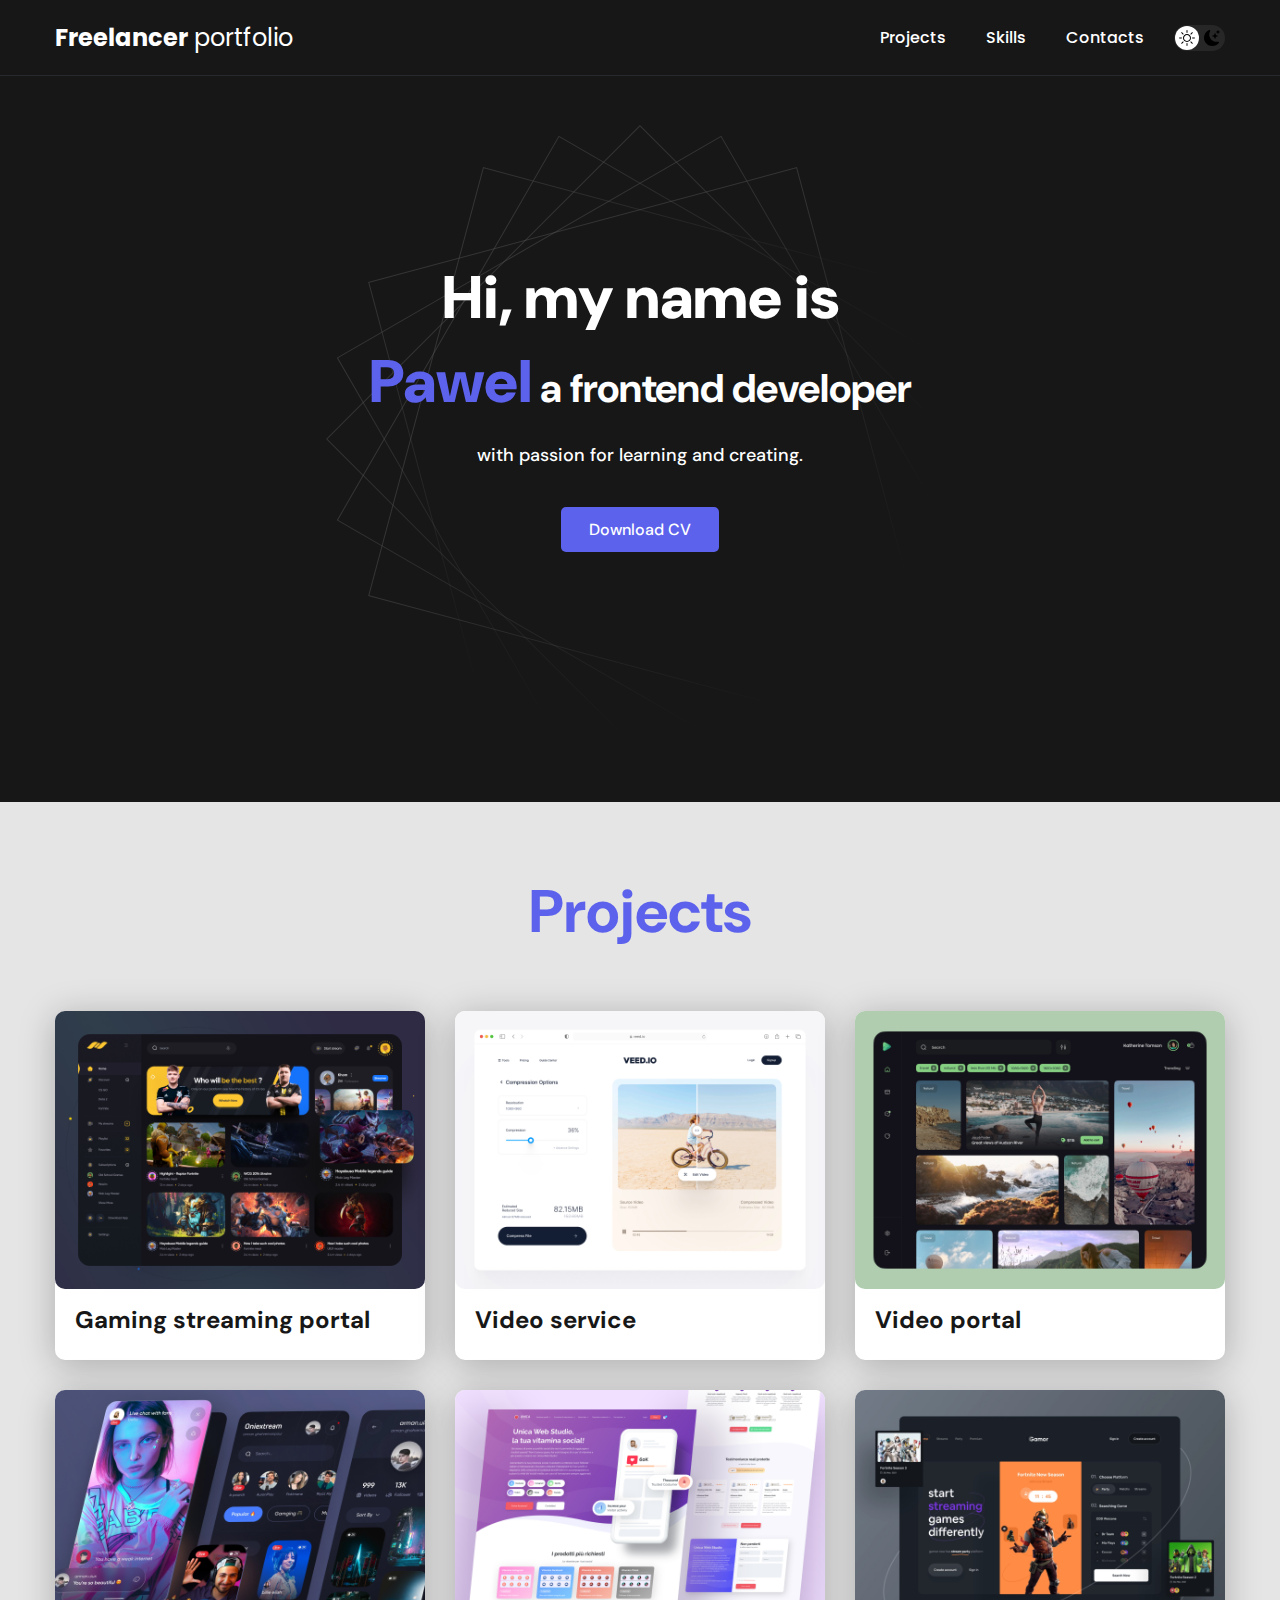
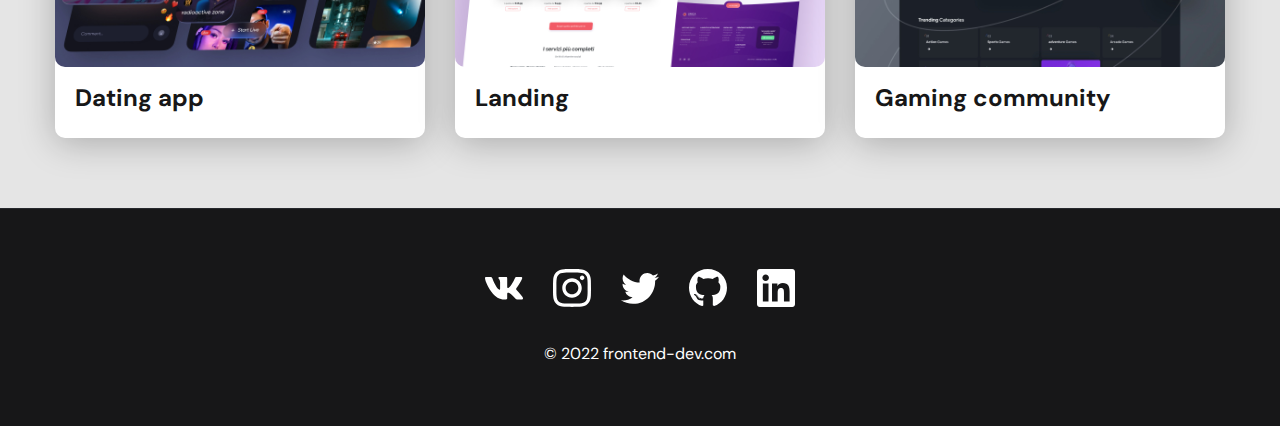
<file: index.html>
<!DOCTYPE html>
<html lang="en">
<head>
    <meta charset="UTF-8">
    <meta name="viewport" content="width=device-width, initial-scale=1.0">
    <link rel="stylesheet" href="css/style.css">
    <title>Portfolio</title>
</head>
<body>
    <svg style="display: none;">
        <symbol id="vk" width="38" height="23" viewBox="0 0 38 23" xmlns="http://www.w3.org/2000/svg">
            <path d="M37.134 1.53079C37.395 0.648998 37.134 0 35.8783 0H31.7233C30.6651 0 30.1784 0.557291 29.9174 1.17807C29.9174 1.17807 27.8011 6.33478 24.8101 9.67853C23.8436 10.645 23.3992 10.9554 22.8701 10.9554C22.6091 10.9554 22.207 10.645 22.207 9.76318V1.53079C22.207 0.472639 21.9107 0 21.036 0H14.5037C13.8406 0 13.4455 0.493803 13.4455 0.952334C13.4455 1.95405 14.9411 2.18684 15.0963 5.00857V11.1317C15.0963 12.472 14.8564 12.7189 14.3273 12.7189C12.9165 12.7189 9.48806 7.54107 7.45642 1.61544C7.04727 0.465586 6.64517 0 5.57997 0H1.42497C0.239847 0 0 0.557291 0 1.17807C0 2.27855 1.41086 7.74565 6.56757 14.9693C10.003 19.9002 14.8423 22.5738 19.2442 22.5738C21.8896 22.5738 22.2141 21.9813 22.2141 20.9584C22.2141 16.2461 21.9742 15.8017 23.3004 15.8017C23.9142 15.8017 24.9723 16.1121 27.4413 18.4894C30.263 21.3111 30.7286 22.5738 32.3088 22.5738H36.4638C37.6489 22.5738 38.2485 21.9813 37.9029 20.8103C37.1128 18.3483 31.7727 13.2833 31.5328 12.9447C30.9191 12.1546 31.0955 11.8019 31.5328 11.0965C31.5399 11.0894 36.6119 3.95042 37.134 1.53079Z"/>
        </symbol>
        <symbol id="instagram" width="38" height="38" viewBox="0 0 38 38" xmlns="http://www.w3.org/2000/svg">
            <path d="M19.0042 9.25521C13.6126 9.25521 9.26369 13.6041 9.26369 18.9958C9.26369 24.3874 13.6126 28.7363 19.0042 28.7363C24.3959 28.7363 28.7448 24.3874 28.7448 18.9958C28.7448 13.6041 24.3959 9.25521 19.0042 9.25521ZM19.0042 25.3284C15.52 25.3284 12.6716 22.4885 12.6716 18.9958C12.6716 15.5031 15.5115 12.6631 19.0042 12.6631C22.4969 12.6631 25.3369 15.5031 25.3369 18.9958C25.3369 22.4885 22.4885 25.3284 19.0042 25.3284ZM31.4152 8.85678C31.4152 10.1199 30.3979 11.1287 29.1432 11.1287C27.8801 11.1287 26.8713 10.1114 26.8713 8.85678C26.8713 7.60212 27.8886 6.58483 29.1432 6.58483C30.3979 6.58483 31.4152 7.60212 31.4152 8.85678ZM37.8665 11.1626C37.7224 8.11924 37.0272 5.42342 34.7977 3.20234C32.5766 0.98126 29.8808 0.286113 26.8374 0.133519C23.7007 -0.0445064 14.2993 -0.0445064 11.1626 0.133519C8.12772 0.277635 5.4319 0.972783 3.20234 3.19387C0.972783 5.41495 0.286113 8.11076 0.133519 11.1542C-0.0445064 14.2908 -0.0445064 23.6922 0.133519 26.8289C0.277635 29.8723 0.972783 32.5681 3.20234 34.7892C5.4319 37.0103 8.11924 37.7054 11.1626 37.858C14.2993 38.036 23.7007 38.036 26.8374 37.858C29.8808 37.7139 32.5766 37.0187 34.7977 34.7892C37.0187 32.5681 37.7139 29.8723 37.8665 26.8289C38.0445 23.6922 38.0445 14.2993 37.8665 11.1626ZM33.8143 30.1944C33.153 31.856 31.873 33.1361 30.2029 33.8058C27.7021 34.7977 21.7679 34.5688 19.0042 34.5688C16.2406 34.5688 10.2979 34.7892 7.80558 33.8058C6.144 33.1446 4.86392 31.8645 4.1942 30.1944C3.20234 27.6936 3.43123 21.7594 3.43123 18.9958C3.43123 16.2321 3.21082 10.2895 4.1942 7.7971C4.85544 6.13553 6.13553 4.85544 7.80558 4.18572C10.3064 3.19386 16.2406 3.42275 19.0042 3.42275C21.7679 3.42275 27.7105 3.20234 30.2029 4.18572C31.8645 4.84696 33.1446 6.12705 33.8143 7.7971C34.8061 10.2979 34.5772 16.2321 34.5772 18.9958C34.5772 21.7594 34.8061 27.7021 33.8143 30.1944Z"/>
        </symbol>
        <symbol id="twitter" width="38" height="31" viewBox="0 0 38 31" xmlns="http://www.w3.org/2000/svg">
            <path d="M34.094 7.69162C34.1181 8.02917 34.1181 8.36679 34.1181 8.70434C34.1181 19 26.2819 30.863 11.9594 30.863C7.54696 30.863 3.44799 29.585 0 27.3669C0.626928 27.4392 1.22966 27.4633 1.88071 27.4633C5.52153 27.4633 8.87311 26.2336 11.5495 24.1359C8.12565 24.0635 5.25634 21.8211 4.26774 18.7348C4.75002 18.8071 5.23222 18.8553 5.73862 18.8553C6.43783 18.8553 7.13713 18.7589 7.7881 18.5902C4.21957 17.8668 1.54309 14.7323 1.54309 10.9467V10.8503C2.57985 11.429 3.78554 11.7907 5.06337 11.8388C2.96564 10.4403 1.59133 8.05329 1.59133 5.35275C1.59133 3.90607 1.97705 2.57993 2.65222 1.42256C6.486 6.14845 12.2487 9.2347 18.7106 9.57233C18.5901 8.99364 18.5177 8.39091 18.5177 7.7881C18.5177 3.49616 21.9898 0 26.3058 0C28.5482 0 30.5736 0.940355 31.9962 2.4594C33.7563 2.12185 35.4441 1.4708 36.9391 0.578686C36.3604 2.38711 35.1307 3.90615 33.5152 4.87055C35.0825 4.70185 36.6016 4.26774 38 3.66501C36.9393 5.2081 35.613 6.58241 34.094 7.69162Z"/>
        </symbol>
        <symbol id="github" width="38" height="38" viewBox="0 0 38 38" xmlns="http://www.w3.org/2000/svg">
            <path d="M12.7101 29.8331C12.7101 29.9863 12.5339 30.1089 12.3117 30.1089C12.0589 30.1319 11.8827 30.0093 11.8827 29.8331C11.8827 29.6798 12.0589 29.5573 12.281 29.5573C12.5109 29.5343 12.7101 29.6569 12.7101 29.8331ZM10.3274 29.4883C10.2738 29.6415 10.427 29.8177 10.6569 29.8637C10.856 29.9403 11.0859 29.8637 11.1319 29.7105C11.1778 29.5573 11.0323 29.3811 10.8024 29.3121C10.6032 29.2585 10.381 29.3351 10.3274 29.4883ZM13.7137 29.3581C13.4915 29.4117 13.3383 29.5573 13.3613 29.7335C13.3843 29.8867 13.5835 29.9863 13.8133 29.9327C14.0355 29.879 14.1887 29.7335 14.1657 29.5802C14.1427 29.4347 13.9359 29.3351 13.7137 29.3581ZM18.7548 0C8.12863 0 0 8.06734 0 18.6935C0 27.1899 5.34758 34.4605 12.9859 37.0194C13.9665 37.1956 14.3113 36.5903 14.3113 36.0923C14.3113 35.6173 14.2883 32.9972 14.2883 31.3883C14.2883 31.3883 8.9254 32.5375 7.79919 29.1052C7.79919 29.1052 6.92581 26.8758 5.66935 26.3012C5.66935 26.3012 3.91492 25.0984 5.79194 25.1214C5.79194 25.1214 7.6996 25.2746 8.74919 27.098C10.427 30.0552 13.2387 29.2048 14.3343 28.6992C14.5105 27.4734 15.0085 26.623 15.5601 26.1173C11.2774 25.6423 6.95645 25.0218 6.95645 17.6516C6.95645 15.5448 7.53871 14.4875 8.76452 13.1391C8.56532 12.6411 7.91411 10.5879 8.96371 7.9371C10.5649 7.43911 14.25 10.0056 14.25 10.0056C15.7823 9.57661 17.4294 9.35444 19.0613 9.35444C20.6931 9.35444 22.3403 9.57661 23.8726 10.0056C23.8726 10.0056 27.5577 7.43145 29.1589 7.9371C30.2085 10.5956 29.5573 12.6411 29.3581 13.1391C30.5839 14.4952 31.3347 15.5524 31.3347 17.6516C31.3347 25.0448 26.8222 25.6347 22.5395 26.1173C23.2444 26.7226 23.8419 27.8718 23.8419 29.6722C23.8419 32.254 23.819 35.4488 23.819 36.077C23.819 36.575 24.1714 37.1802 25.1444 37.004C32.8056 34.4605 38 27.1899 38 18.6935C38 8.06734 29.381 0 18.7548 0ZM7.44677 26.4238C7.34718 26.5004 7.37016 26.6766 7.5004 26.8222C7.62298 26.9448 7.79919 26.9984 7.89879 26.8988C7.99839 26.8222 7.9754 26.646 7.84516 26.5004C7.72258 26.3778 7.54637 26.3242 7.44677 26.4238ZM6.61936 25.8032C6.56573 25.9028 6.64234 26.0254 6.79556 26.102C6.91815 26.1786 7.07137 26.1556 7.125 26.0484C7.17863 25.9488 7.10202 25.8262 6.94879 25.7496C6.79556 25.7036 6.67298 25.7266 6.61936 25.8032ZM9.10161 28.5306C8.97903 28.6302 9.025 28.8601 9.20121 29.0056C9.37742 29.1819 9.5996 29.2048 9.69919 29.0823C9.79879 28.9827 9.75282 28.7528 9.5996 28.6073C9.43105 28.431 9.20121 28.4081 9.10161 28.5306ZM8.22823 27.4044C8.10565 27.4811 8.10565 27.6802 8.22823 27.8565C8.35081 28.0327 8.55766 28.1093 8.65726 28.0327C8.77984 27.9331 8.77984 27.7339 8.65726 27.5577C8.55 27.3815 8.35081 27.3048 8.22823 27.4044Z"/>
        </symbol>
        <symbol id="linkedin" width="38" height="38" viewBox="0 0 38 38" xmlns="http://www.w3.org/2000/svg">
            <path d="M35.2857 0H2.7058C1.21295 0 0 1.22991 0 2.73973V35.2603C0 36.7701 1.21295 38 2.7058 38H35.2857C36.7786 38 38 36.7701 38 35.2603V2.73973C38 1.22991 36.7786 0 35.2857 0ZM11.4848 32.5714H5.85268V14.4366H11.4933V32.5714H11.4848ZM8.66875 11.9598C6.86205 11.9598 5.40312 10.4924 5.40312 8.6942C5.40312 6.89598 6.86205 5.42857 8.66875 5.42857C10.467 5.42857 11.9344 6.89598 11.9344 8.6942C11.9344 10.5009 10.4754 11.9598 8.66875 11.9598ZM32.5969 32.5714H26.9647V23.75C26.9647 21.6464 26.9223 18.9406 24.0384 18.9406C21.1036 18.9406 20.654 21.2308 20.654 23.5973V32.5714H15.0219V14.4366H20.425V16.9134H20.5013C21.2562 15.4884 23.0969 13.9871 25.8366 13.9871C31.5366 13.9871 32.5969 17.7446 32.5969 22.6304V32.5714Z"/>
        </symbol>
        <symbol id="sun" width="16" height="16" viewBox="0 0 16 16" xmlns="http://www.w3.org/2000/svg">
            <path d="M8 11C7.20435 11 6.44129 10.6839 5.87868 10.1213C5.31607 9.55871 5 8.79565 5 8C5 7.20435 5.31607 6.44129 5.87868 5.87868C6.44129 5.31607 7.20435 5 8 5C8.79565 5 9.55871 5.31607 10.1213 5.87868C10.6839 6.44129 11 7.20435 11 8C11 8.79565 10.6839 9.55871 10.1213 10.1213C9.55871 10.6839 8.79565 11 8 11ZM8 12C9.06087 12 10.0783 11.5786 10.8284 10.8284C11.5786 10.0783 12 9.06087 12 8C12 6.93913 11.5786 5.92172 10.8284 5.17157C10.0783 4.42143 9.06087 4 8 4C6.93913 4 5.92172 4.42143 5.17157 5.17157C4.42143 5.92172 4 6.93913 4 8C4 9.06087 4.42143 10.0783 5.17157 10.8284C5.92172 11.5786 6.93913 12 8 12ZM8 0C8.13261 0 8.25979 0.0526784 8.35355 0.146447C8.44732 0.240215 8.5 0.367392 8.5 0.5V2.5C8.5 2.63261 8.44732 2.75979 8.35355 2.85355C8.25979 2.94732 8.13261 3 8 3C7.86739 3 7.74021 2.94732 7.64645 2.85355C7.55268 2.75979 7.5 2.63261 7.5 2.5V0.5C7.5 0.367392 7.55268 0.240215 7.64645 0.146447C7.74021 0.0526784 7.86739 0 8 0V0ZM8 13C8.13261 13 8.25979 13.0527 8.35355 13.1464C8.44732 13.2402 8.5 13.3674 8.5 13.5V15.5C8.5 15.6326 8.44732 15.7598 8.35355 15.8536C8.25979 15.9473 8.13261 16 8 16C7.86739 16 7.74021 15.9473 7.64645 15.8536C7.55268 15.7598 7.5 15.6326 7.5 15.5V13.5C7.5 13.3674 7.55268 13.2402 7.64645 13.1464C7.74021 13.0527 7.86739 13 8 13ZM16 8C16 8.13261 15.9473 8.25979 15.8536 8.35355C15.7598 8.44732 15.6326 8.5 15.5 8.5H13.5C13.3674 8.5 13.2402 8.44732 13.1464 8.35355C13.0527 8.25979 13 8.13261 13 8C13 7.86739 13.0527 7.74021 13.1464 7.64645C13.2402 7.55268 13.3674 7.5 13.5 7.5H15.5C15.6326 7.5 15.7598 7.55268 15.8536 7.64645C15.9473 7.74021 16 7.86739 16 8ZM3 8C3 8.13261 2.94732 8.25979 2.85355 8.35355C2.75979 8.44732 2.63261 8.5 2.5 8.5H0.5C0.367392 8.5 0.240215 8.44732 0.146447 8.35355C0.0526784 8.25979 0 8.13261 0 8C0 7.86739 0.0526784 7.74021 0.146447 7.64645C0.240215 7.55268 0.367392 7.5 0.5 7.5H2.5C2.63261 7.5 2.75979 7.55268 2.85355 7.64645C2.94732 7.74021 3 7.86739 3 8ZM13.657 2.343C13.7507 2.43676 13.8034 2.56392 13.8034 2.6965C13.8034 2.82908 13.7507 2.95624 13.657 3.05L12.243 4.465C12.1965 4.51142 12.1413 4.54823 12.0806 4.57333C12.0199 4.59843 11.9548 4.61132 11.8891 4.61128C11.7565 4.61118 11.6293 4.55839 11.5355 4.4645C11.4891 4.41801 11.4523 4.36284 11.4272 4.30212C11.4021 4.24141 11.3892 4.17634 11.3892 4.11065C11.3893 3.97796 11.4421 3.85075 11.536 3.757L12.95 2.343C13.0438 2.24926 13.1709 2.19661 13.3035 2.19661C13.4361 2.19661 13.5632 2.24926 13.657 2.343ZM4.464 11.536C4.55774 11.6298 4.61039 11.7569 4.61039 11.8895C4.61039 12.0221 4.55774 12.1492 4.464 12.243L3.05 13.657C2.9557 13.7481 2.8294 13.7985 2.6983 13.7973C2.5672 13.7962 2.44179 13.7436 2.34909 13.6509C2.25639 13.5582 2.2038 13.4328 2.20266 13.3017C2.20152 13.1706 2.25192 13.0443 2.343 12.95L3.757 11.536C3.85076 11.4423 3.97792 11.3896 4.1105 11.3896C4.24308 11.3896 4.37024 11.4423 4.464 11.536ZM13.657 13.657C13.5632 13.7507 13.4361 13.8034 13.3035 13.8034C13.1709 13.8034 13.0438 13.7507 12.95 13.657L11.536 12.243C11.4449 12.1487 11.3945 12.0224 11.3957 11.8913C11.3968 11.7602 11.4494 11.6348 11.5421 11.5421C11.6348 11.4494 11.7602 11.3968 11.8913 11.3957C12.0224 11.3945 12.1487 11.4449 12.243 11.536L13.657 12.95C13.7507 13.0438 13.8034 13.1709 13.8034 13.3035C13.8034 13.4361 13.7507 13.5632 13.657 13.657ZM4.464 4.465C4.37024 4.55874 4.24308 4.61139 4.1105 4.61139C3.97792 4.61139 3.85076 4.55874 3.757 4.465L2.343 3.05C2.29524 3.00388 2.25715 2.9487 2.23095 2.8877C2.20474 2.8267 2.19095 2.76109 2.19037 2.6947C2.1898 2.62831 2.20245 2.56247 2.22759 2.50102C2.25273 2.43957 2.28986 2.38375 2.3368 2.3368C2.38375 2.28986 2.43957 2.25273 2.50102 2.22759C2.56247 2.20245 2.62831 2.1898 2.6947 2.19037C2.76109 2.19095 2.8267 2.20474 2.8877 2.23095C2.9487 2.25715 3.00388 2.29524 3.05 2.343L4.464 3.757C4.51056 3.80345 4.54751 3.85862 4.57271 3.91937C4.59792 3.98011 4.61089 4.04523 4.61089 4.111C4.61089 4.17677 4.59792 4.24189 4.57271 4.30263C4.54751 4.36338 4.51056 4.41855 4.464 4.465Z"/>
        </symbol>
        <symbol id="moon" width="16" height="16" viewBox="0 0 16 16" xmlns="http://www.w3.org/2000/svg">
            <path d="M6.00025 0.277333C6.09787 0.395951 6.15767 0.541116 6.17193 0.694073C6.18619 0.84703 6.15426 1.00075 6.08025 1.13537C5.50209 2.19689 5.20015 3.38676 5.20222 4.59551C5.20222 8.61668 8.48035 11.8728 12.5205 11.8728C13.0475 11.8728 13.5606 11.8178 14.0536 11.7128C14.2047 11.6801 14.3621 11.6926 14.5062 11.7488C14.6503 11.805 14.7746 11.9024 14.8636 12.0288C14.9576 12.1603 15.0055 12.3191 14.9999 12.4806C14.9943 12.6421 14.9355 12.7972 14.8326 12.9219C14.0483 13.8853 13.0588 14.6616 11.9363 15.1941C10.8139 15.7267 9.58672 16.002 8.34435 16C3.73416 16 0 12.2858 0 7.70964C0 4.2655 2.11409 1.31138 5.12421 0.0593244C5.27416 -0.00404638 5.44062 -0.0170529 5.59858 0.0222585C5.75655 0.06157 5.8975 0.151077 6.00025 0.277333Z"/>
            <path d="M10.7939 3.14746C10.8083 3.10415 10.8359 3.06646 10.8729 3.03975C10.9099 3.01304 10.9543 2.99866 10.9999 2.99866C11.0456 2.99866 11.09 3.01304 11.127 3.03975C11.164 3.06646 11.1916 3.10415 11.2059 3.14746L11.593 4.30951C11.766 4.82753 12.172 5.23355 12.69 5.40655L13.8521 5.79357C13.8954 5.80791 13.933 5.83553 13.9598 5.87252C13.9865 5.9095 14.0008 5.95396 14.0008 5.99958C14.0008 6.0452 13.9865 6.08966 13.9598 6.12664C13.933 6.16362 13.8954 6.19125 13.8521 6.20559L12.69 6.5926C12.4345 6.67772 12.2024 6.82118 12.012 7.01159C11.8215 7.20201 11.6781 7.43416 11.593 7.68965L11.2059 8.8517C11.1916 8.895 11.164 8.93269 11.127 8.9594C11.09 8.98611 11.0456 9.00049 10.9999 9.00049C10.9543 9.00049 10.9099 8.98611 10.8729 8.9594C10.8359 8.93269 10.8083 8.895 10.7939 8.8517L10.4069 7.68965C10.3218 7.43416 10.1783 7.20201 9.98792 7.01159C9.7975 6.82118 9.56535 6.67772 9.30987 6.5926L8.14782 6.20559C8.10451 6.19125 8.06682 6.16362 8.04011 6.12664C8.0134 6.08966 7.99902 6.0452 7.99902 5.99958C7.99902 5.95396 8.0134 5.9095 8.04011 5.87252C8.06682 5.83553 8.10451 5.80791 8.14782 5.79357L9.30987 5.40655C9.56535 5.32143 9.7975 5.17798 9.98792 4.98756C10.1783 4.79714 10.3218 4.56499 10.4069 4.30951L10.7939 3.14746ZM13.8631 0.0983307C13.8729 0.0698558 13.8914 0.0451644 13.916 0.0276893C13.9405 0.0102143 13.9699 0.000823975 14.0001 0.000823975C14.0302 0.000823975 14.0596 0.0102143 14.0841 0.0276893C14.1087 0.0451644 14.1272 0.0698558 14.1371 0.0983307L14.3951 0.872363C14.5101 1.21838 14.7811 1.48939 15.1271 1.60439L15.9011 1.8624C15.9296 1.87228 15.9543 1.89078 15.9718 1.91533C15.9893 1.93988 15.9986 1.96927 15.9986 1.99941C15.9986 2.02955 15.9893 2.05894 15.9718 2.08349C15.9543 2.10804 15.9296 2.12654 15.9011 2.13642L15.1271 2.39443C14.9566 2.45115 14.8016 2.54685 14.6746 2.67392C14.5475 2.80099 14.4518 2.95594 14.3951 3.12646L14.1371 3.90049C14.1272 3.92896 14.1087 3.95366 14.0841 3.97113C14.0596 3.98861 14.0302 3.998 14.0001 3.998C13.9699 3.998 13.9405 3.98861 13.916 3.97113C13.8914 3.95366 13.8729 3.92896 13.8631 3.90049L13.605 3.12646C13.5483 2.95594 13.4526 2.80099 13.3256 2.67392C13.1985 2.54685 13.0435 2.45115 12.873 2.39443L12.099 2.13642C12.0705 2.12654 12.0458 2.10804 12.0283 2.08349C12.0109 2.05894 12.0015 2.02955 12.0015 1.99941C12.0015 1.96927 12.0109 1.93988 12.0283 1.91533C12.0458 1.89078 12.0705 1.87228 12.099 1.8624L12.873 1.60439C13.219 1.48939 13.49 1.21838 13.605 0.872363L13.8631 0.0993307V0.0983307Z"/>
        </symbol>
    </svg>
    <nav class="nav">
        <div class="container">
            <div class="nav__row">
                <div class="nav__logo"><a href="index.html"><span>Freelancer</span> portfolio</a></div>
                <button class="dark-mode-btn">
                    <svg class="dark-mode-btn__icon"><use xlink:href="#sun"></use></svg>
                    <svg class="dark-mode-btn__icon"><use xlink:href="#moon"></use></svg>
                </button>
                <ul class="nav__list">
                    <li class="nav__list-item"><a id="projects" class="nav__list-link" href="projects.html">Projects</a></li>
                    <li class="nav__list-item"><a id="skills" class="nav__list-link" href="skills.html">Skills</a></li>
                    <li class="nav__list-item"><a id="contacts" class="nav__list-link" href="contacts.html">Contacts</a></li>
                </ul>
            </div>
        </div>
    </nav>
    <header class="header">
        <div class="container">
            <div class="header__wrapper">
                <div class="header__text">
                    <h1 class="header__title"><strong>Hi, my name is <span>Pawel</span></strong> a frontend developer</h1>
                    <div class="header__subtitle">
                        <p>with passion for learning and creating.</p>
                    </div>
                </div>
                <a href="" class="header__btn">Download CV</a>
            </div>
        </div>
    </header>
    <section class="projects">
        <div class="container">
            <h2 class="section__title">Projects</h2>
            <div class="projects__wrapper">
                <a class="projects__card">
                    <img src="img/01-big.jpg" alt="" class="projects__card-img">
                    <div class="projects__card-desc">
                        <h3>Gaming streaming portal</h3>
                    </div>
                </a>
                <a class="projects__card">
                    <img src="img/02-big.jpg" alt="" class="projects__card-img">
                    <div class="projects__card-desc">
                        <h3>Video service</h3>
                    </div>
                </a>
                <a class="projects__card">
                    <img src="img/03-big.jpg" alt="" class="projects__card-img">
                    <div class="projects__card-desc">
                        <h3>Video portal</h3>
                    </div>
                </a>
                <a class="projects__card">
                    <img src="img/04-big.jpg" alt="" class="projects__card-img">
                    <div class="projects__card-desc">
                        <h3>Dating app</h3>
                    </div>
                </a>
                <a class="projects__card">
                    <img src="img/05-big.jpg" alt="" class="projects__card-img">
                    <div class="projects__card-desc">
                        <h3>Landing</h3>
                    </div>
                </a>
                <a class="projects__card">
                    <img src="img/06-big.jpg" alt="" class="projects__card-img">
                    <div class="projects__card-desc">
                        <h3>Gaming community</h3>
                    </div>
                </a>
            </div>
        </div>
    </section>
    <footer class="footer">
        <div class="container">
            <div class="footer__wrapper">
                <div class="footer__socials">
                    <a href="" class="footer__link">
                        <svg style="width: 38px; height: 23px;" class="footer__icon">
                            <use xlink:href="#vk"></use>
                        </svg>
                    </a>
                    <a href="" class="footer__link">
                        <svg style="width: 38px; height: 38px;" class="footer__icon">
                            <use xlink:href="#instagram"></use>
                        </svg>
                    </a>
                    <a href="" class="footer__link">
                        <svg style="width: 38px; height: 31px;" class="footer__icon">
                            <use xlink:href="#twitter"></use>
                        </svg>
                    </a>
                    <a href="" class="footer__link">
                        <svg style="width: 38px; height: 38px;" class="footer__icon">
                            <use xlink:href="#github"></use>
                        </svg>
                    </a>
                    <a href="" class="footer__link">
                        <svg style="width: 38px; height: 38px;" class="footer__icon">
                            <use xlink:href="#linkedin"></use>
                        </svg>
                    </a>
                </div>
                <div class="footer__copyright">&copy; 2022 frontend-dev.com</div>
            </div>
        </div>
    </footer>
    <script src="js/app.js"></script>
</body>
</html>
</file>
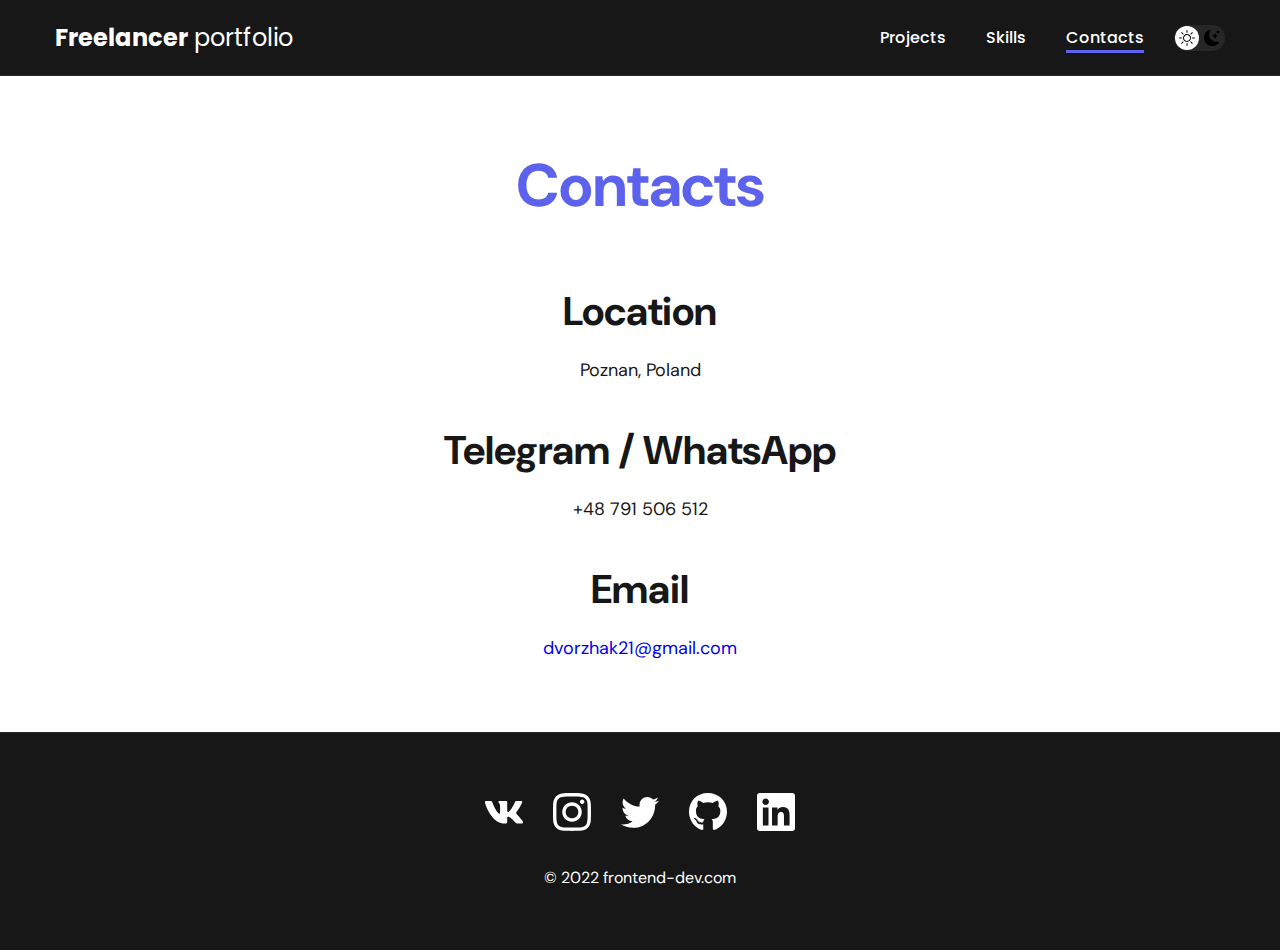
<file: contacts.html>
<!DOCTYPE html>
<html lang="en">
<head>
    <meta charset="UTF-8">
    <meta name="viewport" content="width=device-width, initial-scale=1.0">
    <link rel="stylesheet" href="css/style.css">
    <title>Portfolio Contacts</title>
</head>
<body>
    <svg style="display: none;">
        <symbol id="vk" width="38" height="23" viewBox="0 0 38 23" xmlns="http://www.w3.org/2000/svg">
            <path d="M37.134 1.53079C37.395 0.648998 37.134 0 35.8783 0H31.7233C30.6651 0 30.1784 0.557291 29.9174 1.17807C29.9174 1.17807 27.8011 6.33478 24.8101 9.67853C23.8436 10.645 23.3992 10.9554 22.8701 10.9554C22.6091 10.9554 22.207 10.645 22.207 9.76318V1.53079C22.207 0.472639 21.9107 0 21.036 0H14.5037C13.8406 0 13.4455 0.493803 13.4455 0.952334C13.4455 1.95405 14.9411 2.18684 15.0963 5.00857V11.1317C15.0963 12.472 14.8564 12.7189 14.3273 12.7189C12.9165 12.7189 9.48806 7.54107 7.45642 1.61544C7.04727 0.465586 6.64517 0 5.57997 0H1.42497C0.239847 0 0 0.557291 0 1.17807C0 2.27855 1.41086 7.74565 6.56757 14.9693C10.003 19.9002 14.8423 22.5738 19.2442 22.5738C21.8896 22.5738 22.2141 21.9813 22.2141 20.9584C22.2141 16.2461 21.9742 15.8017 23.3004 15.8017C23.9142 15.8017 24.9723 16.1121 27.4413 18.4894C30.263 21.3111 30.7286 22.5738 32.3088 22.5738H36.4638C37.6489 22.5738 38.2485 21.9813 37.9029 20.8103C37.1128 18.3483 31.7727 13.2833 31.5328 12.9447C30.9191 12.1546 31.0955 11.8019 31.5328 11.0965C31.5399 11.0894 36.6119 3.95042 37.134 1.53079Z"/>
        </symbol>
        <symbol id="instagram" width="38" height="38" viewBox="0 0 38 38" xmlns="http://www.w3.org/2000/svg">
            <path d="M19.0042 9.25521C13.6126 9.25521 9.26369 13.6041 9.26369 18.9958C9.26369 24.3874 13.6126 28.7363 19.0042 28.7363C24.3959 28.7363 28.7448 24.3874 28.7448 18.9958C28.7448 13.6041 24.3959 9.25521 19.0042 9.25521ZM19.0042 25.3284C15.52 25.3284 12.6716 22.4885 12.6716 18.9958C12.6716 15.5031 15.5115 12.6631 19.0042 12.6631C22.4969 12.6631 25.3369 15.5031 25.3369 18.9958C25.3369 22.4885 22.4885 25.3284 19.0042 25.3284ZM31.4152 8.85678C31.4152 10.1199 30.3979 11.1287 29.1432 11.1287C27.8801 11.1287 26.8713 10.1114 26.8713 8.85678C26.8713 7.60212 27.8886 6.58483 29.1432 6.58483C30.3979 6.58483 31.4152 7.60212 31.4152 8.85678ZM37.8665 11.1626C37.7224 8.11924 37.0272 5.42342 34.7977 3.20234C32.5766 0.98126 29.8808 0.286113 26.8374 0.133519C23.7007 -0.0445064 14.2993 -0.0445064 11.1626 0.133519C8.12772 0.277635 5.4319 0.972783 3.20234 3.19387C0.972783 5.41495 0.286113 8.11076 0.133519 11.1542C-0.0445064 14.2908 -0.0445064 23.6922 0.133519 26.8289C0.277635 29.8723 0.972783 32.5681 3.20234 34.7892C5.4319 37.0103 8.11924 37.7054 11.1626 37.858C14.2993 38.036 23.7007 38.036 26.8374 37.858C29.8808 37.7139 32.5766 37.0187 34.7977 34.7892C37.0187 32.5681 37.7139 29.8723 37.8665 26.8289C38.0445 23.6922 38.0445 14.2993 37.8665 11.1626ZM33.8143 30.1944C33.153 31.856 31.873 33.1361 30.2029 33.8058C27.7021 34.7977 21.7679 34.5688 19.0042 34.5688C16.2406 34.5688 10.2979 34.7892 7.80558 33.8058C6.144 33.1446 4.86392 31.8645 4.1942 30.1944C3.20234 27.6936 3.43123 21.7594 3.43123 18.9958C3.43123 16.2321 3.21082 10.2895 4.1942 7.7971C4.85544 6.13553 6.13553 4.85544 7.80558 4.18572C10.3064 3.19386 16.2406 3.42275 19.0042 3.42275C21.7679 3.42275 27.7105 3.20234 30.2029 4.18572C31.8645 4.84696 33.1446 6.12705 33.8143 7.7971C34.8061 10.2979 34.5772 16.2321 34.5772 18.9958C34.5772 21.7594 34.8061 27.7021 33.8143 30.1944Z"/>
        </symbol>
        <symbol id="twitter" width="38" height="31" viewBox="0 0 38 31" xmlns="http://www.w3.org/2000/svg">
            <path d="M34.094 7.69162C34.1181 8.02917 34.1181 8.36679 34.1181 8.70434C34.1181 19 26.2819 30.863 11.9594 30.863C7.54696 30.863 3.44799 29.585 0 27.3669C0.626928 27.4392 1.22966 27.4633 1.88071 27.4633C5.52153 27.4633 8.87311 26.2336 11.5495 24.1359C8.12565 24.0635 5.25634 21.8211 4.26774 18.7348C4.75002 18.8071 5.23222 18.8553 5.73862 18.8553C6.43783 18.8553 7.13713 18.7589 7.7881 18.5902C4.21957 17.8668 1.54309 14.7323 1.54309 10.9467V10.8503C2.57985 11.429 3.78554 11.7907 5.06337 11.8388C2.96564 10.4403 1.59133 8.05329 1.59133 5.35275C1.59133 3.90607 1.97705 2.57993 2.65222 1.42256C6.486 6.14845 12.2487 9.2347 18.7106 9.57233C18.5901 8.99364 18.5177 8.39091 18.5177 7.7881C18.5177 3.49616 21.9898 0 26.3058 0C28.5482 0 30.5736 0.940355 31.9962 2.4594C33.7563 2.12185 35.4441 1.4708 36.9391 0.578686C36.3604 2.38711 35.1307 3.90615 33.5152 4.87055C35.0825 4.70185 36.6016 4.26774 38 3.66501C36.9393 5.2081 35.613 6.58241 34.094 7.69162Z"/>
        </symbol>
        <symbol id="github" width="38" height="38" viewBox="0 0 38 38" xmlns="http://www.w3.org/2000/svg">
            <path d="M12.7101 29.8331C12.7101 29.9863 12.5339 30.1089 12.3117 30.1089C12.0589 30.1319 11.8827 30.0093 11.8827 29.8331C11.8827 29.6798 12.0589 29.5573 12.281 29.5573C12.5109 29.5343 12.7101 29.6569 12.7101 29.8331ZM10.3274 29.4883C10.2738 29.6415 10.427 29.8177 10.6569 29.8637C10.856 29.9403 11.0859 29.8637 11.1319 29.7105C11.1778 29.5573 11.0323 29.3811 10.8024 29.3121C10.6032 29.2585 10.381 29.3351 10.3274 29.4883ZM13.7137 29.3581C13.4915 29.4117 13.3383 29.5573 13.3613 29.7335C13.3843 29.8867 13.5835 29.9863 13.8133 29.9327C14.0355 29.879 14.1887 29.7335 14.1657 29.5802C14.1427 29.4347 13.9359 29.3351 13.7137 29.3581ZM18.7548 0C8.12863 0 0 8.06734 0 18.6935C0 27.1899 5.34758 34.4605 12.9859 37.0194C13.9665 37.1956 14.3113 36.5903 14.3113 36.0923C14.3113 35.6173 14.2883 32.9972 14.2883 31.3883C14.2883 31.3883 8.9254 32.5375 7.79919 29.1052C7.79919 29.1052 6.92581 26.8758 5.66935 26.3012C5.66935 26.3012 3.91492 25.0984 5.79194 25.1214C5.79194 25.1214 7.6996 25.2746 8.74919 27.098C10.427 30.0552 13.2387 29.2048 14.3343 28.6992C14.5105 27.4734 15.0085 26.623 15.5601 26.1173C11.2774 25.6423 6.95645 25.0218 6.95645 17.6516C6.95645 15.5448 7.53871 14.4875 8.76452 13.1391C8.56532 12.6411 7.91411 10.5879 8.96371 7.9371C10.5649 7.43911 14.25 10.0056 14.25 10.0056C15.7823 9.57661 17.4294 9.35444 19.0613 9.35444C20.6931 9.35444 22.3403 9.57661 23.8726 10.0056C23.8726 10.0056 27.5577 7.43145 29.1589 7.9371C30.2085 10.5956 29.5573 12.6411 29.3581 13.1391C30.5839 14.4952 31.3347 15.5524 31.3347 17.6516C31.3347 25.0448 26.8222 25.6347 22.5395 26.1173C23.2444 26.7226 23.8419 27.8718 23.8419 29.6722C23.8419 32.254 23.819 35.4488 23.819 36.077C23.819 36.575 24.1714 37.1802 25.1444 37.004C32.8056 34.4605 38 27.1899 38 18.6935C38 8.06734 29.381 0 18.7548 0ZM7.44677 26.4238C7.34718 26.5004 7.37016 26.6766 7.5004 26.8222C7.62298 26.9448 7.79919 26.9984 7.89879 26.8988C7.99839 26.8222 7.9754 26.646 7.84516 26.5004C7.72258 26.3778 7.54637 26.3242 7.44677 26.4238ZM6.61936 25.8032C6.56573 25.9028 6.64234 26.0254 6.79556 26.102C6.91815 26.1786 7.07137 26.1556 7.125 26.0484C7.17863 25.9488 7.10202 25.8262 6.94879 25.7496C6.79556 25.7036 6.67298 25.7266 6.61936 25.8032ZM9.10161 28.5306C8.97903 28.6302 9.025 28.8601 9.20121 29.0056C9.37742 29.1819 9.5996 29.2048 9.69919 29.0823C9.79879 28.9827 9.75282 28.7528 9.5996 28.6073C9.43105 28.431 9.20121 28.4081 9.10161 28.5306ZM8.22823 27.4044C8.10565 27.4811 8.10565 27.6802 8.22823 27.8565C8.35081 28.0327 8.55766 28.1093 8.65726 28.0327C8.77984 27.9331 8.77984 27.7339 8.65726 27.5577C8.55 27.3815 8.35081 27.3048 8.22823 27.4044Z"/>
        </symbol>
        <symbol id="linkedin" width="38" height="38" viewBox="0 0 38 38" xmlns="http://www.w3.org/2000/svg">
            <path d="M35.2857 0H2.7058C1.21295 0 0 1.22991 0 2.73973V35.2603C0 36.7701 1.21295 38 2.7058 38H35.2857C36.7786 38 38 36.7701 38 35.2603V2.73973C38 1.22991 36.7786 0 35.2857 0ZM11.4848 32.5714H5.85268V14.4366H11.4933V32.5714H11.4848ZM8.66875 11.9598C6.86205 11.9598 5.40312 10.4924 5.40312 8.6942C5.40312 6.89598 6.86205 5.42857 8.66875 5.42857C10.467 5.42857 11.9344 6.89598 11.9344 8.6942C11.9344 10.5009 10.4754 11.9598 8.66875 11.9598ZM32.5969 32.5714H26.9647V23.75C26.9647 21.6464 26.9223 18.9406 24.0384 18.9406C21.1036 18.9406 20.654 21.2308 20.654 23.5973V32.5714H15.0219V14.4366H20.425V16.9134H20.5013C21.2562 15.4884 23.0969 13.9871 25.8366 13.9871C31.5366 13.9871 32.5969 17.7446 32.5969 22.6304V32.5714Z"/>
        </symbol>
        <symbol id="sun" width="16" height="16" viewBox="0 0 16 16" xmlns="http://www.w3.org/2000/svg">
            <path d="M8 11C7.20435 11 6.44129 10.6839 5.87868 10.1213C5.31607 9.55871 5 8.79565 5 8C5 7.20435 5.31607 6.44129 5.87868 5.87868C6.44129 5.31607 7.20435 5 8 5C8.79565 5 9.55871 5.31607 10.1213 5.87868C10.6839 6.44129 11 7.20435 11 8C11 8.79565 10.6839 9.55871 10.1213 10.1213C9.55871 10.6839 8.79565 11 8 11ZM8 12C9.06087 12 10.0783 11.5786 10.8284 10.8284C11.5786 10.0783 12 9.06087 12 8C12 6.93913 11.5786 5.92172 10.8284 5.17157C10.0783 4.42143 9.06087 4 8 4C6.93913 4 5.92172 4.42143 5.17157 5.17157C4.42143 5.92172 4 6.93913 4 8C4 9.06087 4.42143 10.0783 5.17157 10.8284C5.92172 11.5786 6.93913 12 8 12ZM8 0C8.13261 0 8.25979 0.0526784 8.35355 0.146447C8.44732 0.240215 8.5 0.367392 8.5 0.5V2.5C8.5 2.63261 8.44732 2.75979 8.35355 2.85355C8.25979 2.94732 8.13261 3 8 3C7.86739 3 7.74021 2.94732 7.64645 2.85355C7.55268 2.75979 7.5 2.63261 7.5 2.5V0.5C7.5 0.367392 7.55268 0.240215 7.64645 0.146447C7.74021 0.0526784 7.86739 0 8 0V0ZM8 13C8.13261 13 8.25979 13.0527 8.35355 13.1464C8.44732 13.2402 8.5 13.3674 8.5 13.5V15.5C8.5 15.6326 8.44732 15.7598 8.35355 15.8536C8.25979 15.9473 8.13261 16 8 16C7.86739 16 7.74021 15.9473 7.64645 15.8536C7.55268 15.7598 7.5 15.6326 7.5 15.5V13.5C7.5 13.3674 7.55268 13.2402 7.64645 13.1464C7.74021 13.0527 7.86739 13 8 13ZM16 8C16 8.13261 15.9473 8.25979 15.8536 8.35355C15.7598 8.44732 15.6326 8.5 15.5 8.5H13.5C13.3674 8.5 13.2402 8.44732 13.1464 8.35355C13.0527 8.25979 13 8.13261 13 8C13 7.86739 13.0527 7.74021 13.1464 7.64645C13.2402 7.55268 13.3674 7.5 13.5 7.5H15.5C15.6326 7.5 15.7598 7.55268 15.8536 7.64645C15.9473 7.74021 16 7.86739 16 8ZM3 8C3 8.13261 2.94732 8.25979 2.85355 8.35355C2.75979 8.44732 2.63261 8.5 2.5 8.5H0.5C0.367392 8.5 0.240215 8.44732 0.146447 8.35355C0.0526784 8.25979 0 8.13261 0 8C0 7.86739 0.0526784 7.74021 0.146447 7.64645C0.240215 7.55268 0.367392 7.5 0.5 7.5H2.5C2.63261 7.5 2.75979 7.55268 2.85355 7.64645C2.94732 7.74021 3 7.86739 3 8ZM13.657 2.343C13.7507 2.43676 13.8034 2.56392 13.8034 2.6965C13.8034 2.82908 13.7507 2.95624 13.657 3.05L12.243 4.465C12.1965 4.51142 12.1413 4.54823 12.0806 4.57333C12.0199 4.59843 11.9548 4.61132 11.8891 4.61128C11.7565 4.61118 11.6293 4.55839 11.5355 4.4645C11.4891 4.41801 11.4523 4.36284 11.4272 4.30212C11.4021 4.24141 11.3892 4.17634 11.3892 4.11065C11.3893 3.97796 11.4421 3.85075 11.536 3.757L12.95 2.343C13.0438 2.24926 13.1709 2.19661 13.3035 2.19661C13.4361 2.19661 13.5632 2.24926 13.657 2.343ZM4.464 11.536C4.55774 11.6298 4.61039 11.7569 4.61039 11.8895C4.61039 12.0221 4.55774 12.1492 4.464 12.243L3.05 13.657C2.9557 13.7481 2.8294 13.7985 2.6983 13.7973C2.5672 13.7962 2.44179 13.7436 2.34909 13.6509C2.25639 13.5582 2.2038 13.4328 2.20266 13.3017C2.20152 13.1706 2.25192 13.0443 2.343 12.95L3.757 11.536C3.85076 11.4423 3.97792 11.3896 4.1105 11.3896C4.24308 11.3896 4.37024 11.4423 4.464 11.536ZM13.657 13.657C13.5632 13.7507 13.4361 13.8034 13.3035 13.8034C13.1709 13.8034 13.0438 13.7507 12.95 13.657L11.536 12.243C11.4449 12.1487 11.3945 12.0224 11.3957 11.8913C11.3968 11.7602 11.4494 11.6348 11.5421 11.5421C11.6348 11.4494 11.7602 11.3968 11.8913 11.3957C12.0224 11.3945 12.1487 11.4449 12.243 11.536L13.657 12.95C13.7507 13.0438 13.8034 13.1709 13.8034 13.3035C13.8034 13.4361 13.7507 13.5632 13.657 13.657ZM4.464 4.465C4.37024 4.55874 4.24308 4.61139 4.1105 4.61139C3.97792 4.61139 3.85076 4.55874 3.757 4.465L2.343 3.05C2.29524 3.00388 2.25715 2.9487 2.23095 2.8877C2.20474 2.8267 2.19095 2.76109 2.19037 2.6947C2.1898 2.62831 2.20245 2.56247 2.22759 2.50102C2.25273 2.43957 2.28986 2.38375 2.3368 2.3368C2.38375 2.28986 2.43957 2.25273 2.50102 2.22759C2.56247 2.20245 2.62831 2.1898 2.6947 2.19037C2.76109 2.19095 2.8267 2.20474 2.8877 2.23095C2.9487 2.25715 3.00388 2.29524 3.05 2.343L4.464 3.757C4.51056 3.80345 4.54751 3.85862 4.57271 3.91937C4.59792 3.98011 4.61089 4.04523 4.61089 4.111C4.61089 4.17677 4.59792 4.24189 4.57271 4.30263C4.54751 4.36338 4.51056 4.41855 4.464 4.465Z"/>
        </symbol>
        <symbol id="moon" width="16" height="16" viewBox="0 0 16 16" xmlns="http://www.w3.org/2000/svg">
            <path d="M6.00025 0.277333C6.09787 0.395951 6.15767 0.541116 6.17193 0.694073C6.18619 0.84703 6.15426 1.00075 6.08025 1.13537C5.50209 2.19689 5.20015 3.38676 5.20222 4.59551C5.20222 8.61668 8.48035 11.8728 12.5205 11.8728C13.0475 11.8728 13.5606 11.8178 14.0536 11.7128C14.2047 11.6801 14.3621 11.6926 14.5062 11.7488C14.6503 11.805 14.7746 11.9024 14.8636 12.0288C14.9576 12.1603 15.0055 12.3191 14.9999 12.4806C14.9943 12.6421 14.9355 12.7972 14.8326 12.9219C14.0483 13.8853 13.0588 14.6616 11.9363 15.1941C10.8139 15.7267 9.58672 16.002 8.34435 16C3.73416 16 0 12.2858 0 7.70964C0 4.2655 2.11409 1.31138 5.12421 0.0593244C5.27416 -0.00404638 5.44062 -0.0170529 5.59858 0.0222585C5.75655 0.06157 5.8975 0.151077 6.00025 0.277333Z" fill="black"/>
            <path d="M10.7939 3.14746C10.8083 3.10415 10.8359 3.06646 10.8729 3.03975C10.9099 3.01304 10.9543 2.99866 10.9999 2.99866C11.0456 2.99866 11.09 3.01304 11.127 3.03975C11.164 3.06646 11.1916 3.10415 11.2059 3.14746L11.593 4.30951C11.766 4.82753 12.172 5.23355 12.69 5.40655L13.8521 5.79357C13.8954 5.80791 13.933 5.83553 13.9598 5.87252C13.9865 5.9095 14.0008 5.95396 14.0008 5.99958C14.0008 6.0452 13.9865 6.08966 13.9598 6.12664C13.933 6.16362 13.8954 6.19125 13.8521 6.20559L12.69 6.5926C12.4345 6.67772 12.2024 6.82118 12.012 7.01159C11.8215 7.20201 11.6781 7.43416 11.593 7.68965L11.2059 8.8517C11.1916 8.895 11.164 8.93269 11.127 8.9594C11.09 8.98611 11.0456 9.00049 10.9999 9.00049C10.9543 9.00049 10.9099 8.98611 10.8729 8.9594C10.8359 8.93269 10.8083 8.895 10.7939 8.8517L10.4069 7.68965C10.3218 7.43416 10.1783 7.20201 9.98792 7.01159C9.7975 6.82118 9.56535 6.67772 9.30987 6.5926L8.14782 6.20559C8.10451 6.19125 8.06682 6.16362 8.04011 6.12664C8.0134 6.08966 7.99902 6.0452 7.99902 5.99958C7.99902 5.95396 8.0134 5.9095 8.04011 5.87252C8.06682 5.83553 8.10451 5.80791 8.14782 5.79357L9.30987 5.40655C9.56535 5.32143 9.7975 5.17798 9.98792 4.98756C10.1783 4.79714 10.3218 4.56499 10.4069 4.30951L10.7939 3.14746ZM13.8631 0.0983307C13.8729 0.0698558 13.8914 0.0451644 13.916 0.0276893C13.9405 0.0102143 13.9699 0.000823975 14.0001 0.000823975C14.0302 0.000823975 14.0596 0.0102143 14.0841 0.0276893C14.1087 0.0451644 14.1272 0.0698558 14.1371 0.0983307L14.3951 0.872363C14.5101 1.21838 14.7811 1.48939 15.1271 1.60439L15.9011 1.8624C15.9296 1.87228 15.9543 1.89078 15.9718 1.91533C15.9893 1.93988 15.9986 1.96927 15.9986 1.99941C15.9986 2.02955 15.9893 2.05894 15.9718 2.08349C15.9543 2.10804 15.9296 2.12654 15.9011 2.13642L15.1271 2.39443C14.9566 2.45115 14.8016 2.54685 14.6746 2.67392C14.5475 2.80099 14.4518 2.95594 14.3951 3.12646L14.1371 3.90049C14.1272 3.92896 14.1087 3.95366 14.0841 3.97113C14.0596 3.98861 14.0302 3.998 14.0001 3.998C13.9699 3.998 13.9405 3.98861 13.916 3.97113C13.8914 3.95366 13.8729 3.92896 13.8631 3.90049L13.605 3.12646C13.5483 2.95594 13.4526 2.80099 13.3256 2.67392C13.1985 2.54685 13.0435 2.45115 12.873 2.39443L12.099 2.13642C12.0705 2.12654 12.0458 2.10804 12.0283 2.08349C12.0109 2.05894 12.0015 2.02955 12.0015 1.99941C12.0015 1.96927 12.0109 1.93988 12.0283 1.91533C12.0458 1.89078 12.0705 1.87228 12.099 1.8624L12.873 1.60439C13.219 1.48939 13.49 1.21838 13.605 0.872363L13.8631 0.0993307V0.0983307Z"/>
        </symbol>
    </svg>
    <nav class="nav">
        <div class="container">
            <div class="nav__row">
                <div class="nav__logo"><a href="index.html"><span>Freelancer</span> portfolio</a></div>
                <button class="dark-mode-btn">
                    <svg class="dark-mode-btn__icon"><use xlink:href="#sun"></use></svg>
                    <svg class="dark-mode-btn__icon"><use xlink:href="#moon"></use></svg>
                </button>
                <ul class="nav__list">
                    <li class="nav__list-item"><a id="projects" class="nav__list-link" href="projects.html">Projects</a></li>
                    <li class="nav__list-item"><a id="skills" class="nav__list-link" href="skills.html">Skills</a></li>
                    <li class="nav__list-item"><a id="contacts" class="nav__list-link nav__list-link--active" href="contacts.html">Contacts</a></li>
                </ul>
            </div>
        </div>
    </nav>
    <section class="contacts">
        <div class="container">
            <h2 class="section__title">Contacts</h2>
            <div class="contacts__wrapper">
                <div class="contacts__item">
                    <h3 class="contacts__title">Location</h3>
                    <p class="contacts__text">Poznan, Poland</p>
                </div>
                <div class="contacts__item">
                    <h3 class="contacts__title">Telegram / WhatsApp</h3>
                    <p class="contacts__text">+48 791 506 512</p>
                </div>
                <div class="contacts__item">
                    <h3 class="contacts__title">Email</h3>
                    <p class="contacts__text">
                        <a href="mailto:dvorzhak21@gmail.com">dvorzhak21@gmail.com</a>
                    </p>
                </div>
            </div>
        </div>
    </section>
    <footer class="footer">
        <div class="container">
            <div class="footer__wrapper">
                <div class="footer__socials">
                    <a href="" class="footer__link">
                        <svg style="width: 38px; height: 23px;" class="footer__icon">
                            <use xlink:href="#vk"></use>
                        </svg>
                    </a>
                    <a href="" class="footer__link">
                        <svg style="width: 38px; height: 38px;" class="footer__icon">
                            <use xlink:href="#instagram"></use>
                        </svg>
                    </a>
                    <a href="" class="footer__link">
                        <svg style="width: 38px; height: 31px;" class="footer__icon">
                            <use xlink:href="#twitter"></use>
                        </svg>
                    </a>
                    <a href="" class="footer__link">
                        <svg style="width: 38px; height: 38px;" class="footer__icon">
                            <use xlink:href="#github"></use>
                        </svg>
                    </a>
                    <a href="" class="footer__link">
                        <svg style="width: 38px; height: 38px;" class="footer__icon">
                            <use xlink:href="#linkedin"></use>
                        </svg>
                    </a>
                </div>
                <div class="footer__copyright">&copy; 2022 frontend-dev.com</div>
            </div>
        </div>
    </footer>
    <script src="js/app.js"></script>
</body>
</html>
</file>
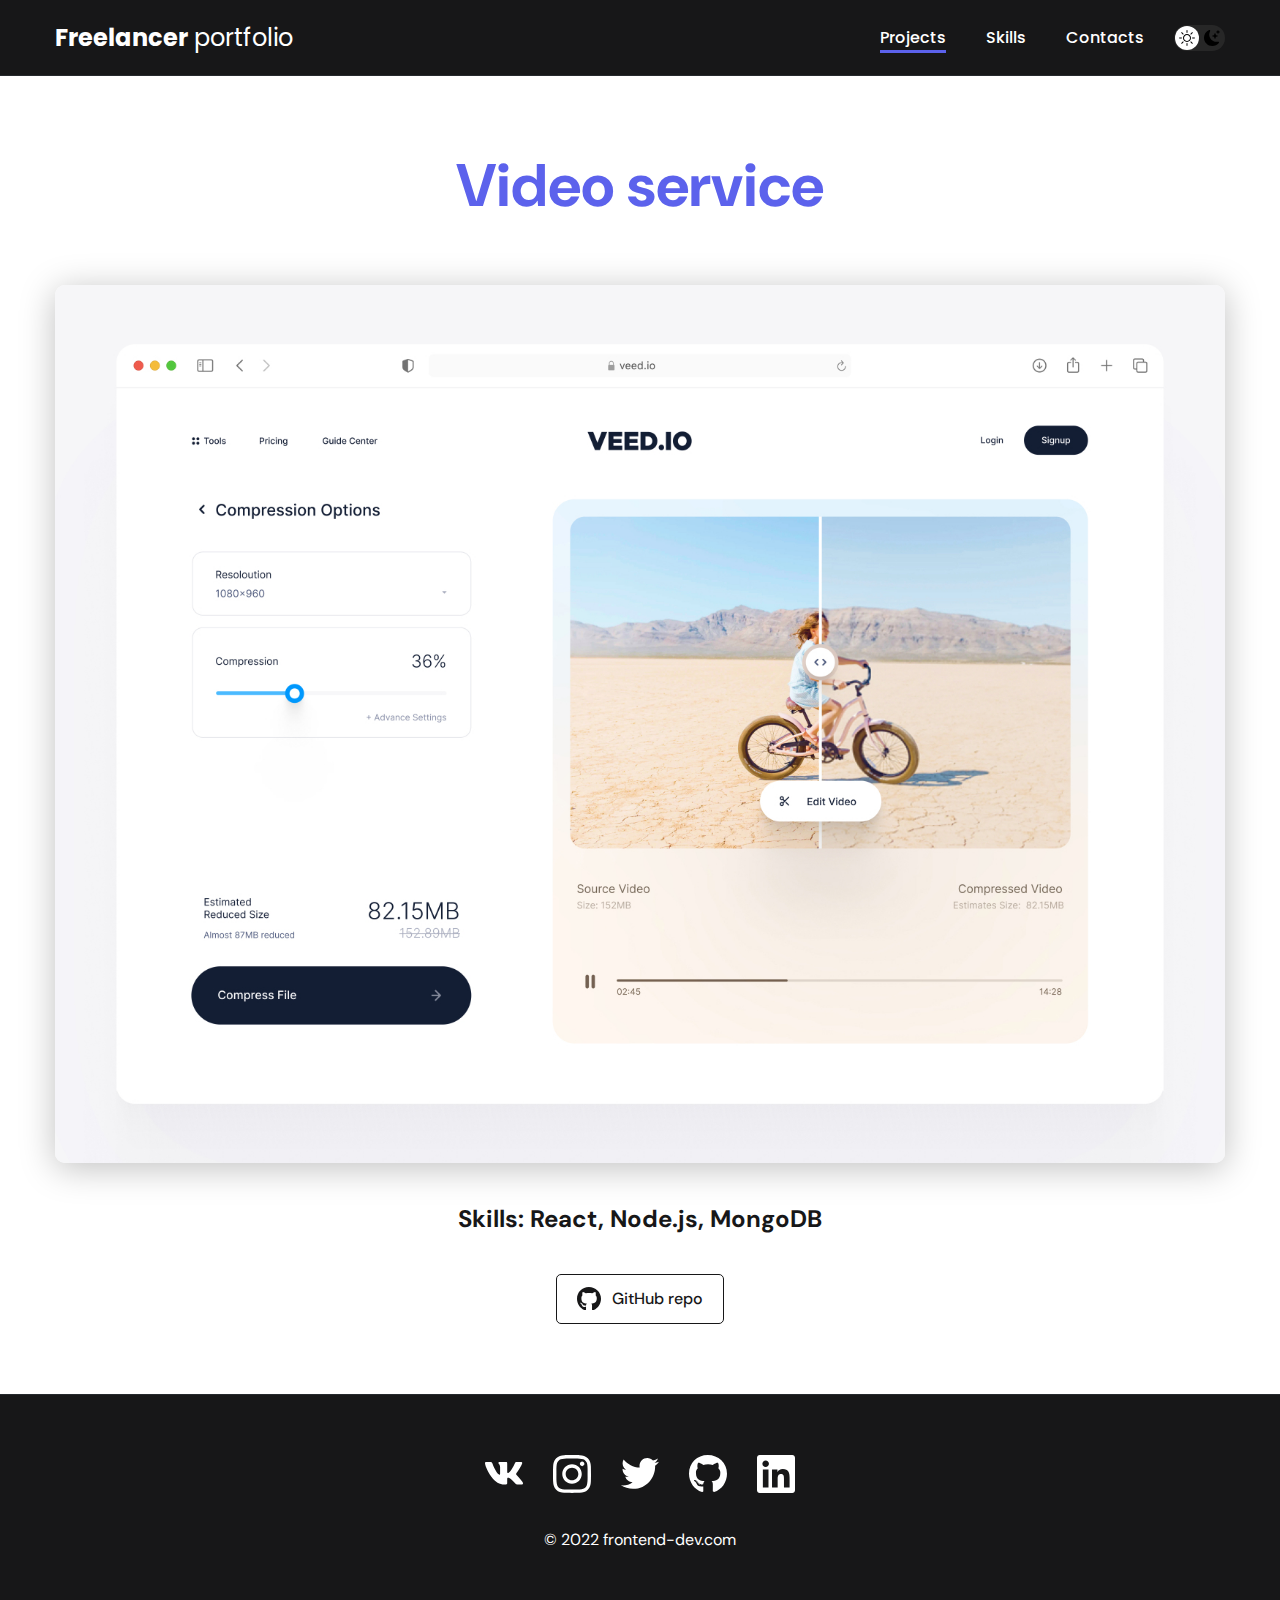
<file: projects.html>
<!DOCTYPE html>
<html lang="en">
<head>
    <meta charset="UTF-8">
    <meta name="viewport" content="width=device-width, initial-scale=1.0">
    <link rel="stylesheet" href="css/style.css">
    <title>Portfolio Projects</title>
</head>
<body>
    <svg style="display: none;">
        <symbol id="vk" width="38" height="23" viewBox="0 0 38 23" xmlns="http://www.w3.org/2000/svg">
            <path d="M37.134 1.53079C37.395 0.648998 37.134 0 35.8783 0H31.7233C30.6651 0 30.1784 0.557291 29.9174 1.17807C29.9174 1.17807 27.8011 6.33478 24.8101 9.67853C23.8436 10.645 23.3992 10.9554 22.8701 10.9554C22.6091 10.9554 22.207 10.645 22.207 9.76318V1.53079C22.207 0.472639 21.9107 0 21.036 0H14.5037C13.8406 0 13.4455 0.493803 13.4455 0.952334C13.4455 1.95405 14.9411 2.18684 15.0963 5.00857V11.1317C15.0963 12.472 14.8564 12.7189 14.3273 12.7189C12.9165 12.7189 9.48806 7.54107 7.45642 1.61544C7.04727 0.465586 6.64517 0 5.57997 0H1.42497C0.239847 0 0 0.557291 0 1.17807C0 2.27855 1.41086 7.74565 6.56757 14.9693C10.003 19.9002 14.8423 22.5738 19.2442 22.5738C21.8896 22.5738 22.2141 21.9813 22.2141 20.9584C22.2141 16.2461 21.9742 15.8017 23.3004 15.8017C23.9142 15.8017 24.9723 16.1121 27.4413 18.4894C30.263 21.3111 30.7286 22.5738 32.3088 22.5738H36.4638C37.6489 22.5738 38.2485 21.9813 37.9029 20.8103C37.1128 18.3483 31.7727 13.2833 31.5328 12.9447C30.9191 12.1546 31.0955 11.8019 31.5328 11.0965C31.5399 11.0894 36.6119 3.95042 37.134 1.53079Z"/>
        </symbol>
        <symbol id="instagram" width="38" height="38" viewBox="0 0 38 38" xmlns="http://www.w3.org/2000/svg">
            <path d="M19.0042 9.25521C13.6126 9.25521 9.26369 13.6041 9.26369 18.9958C9.26369 24.3874 13.6126 28.7363 19.0042 28.7363C24.3959 28.7363 28.7448 24.3874 28.7448 18.9958C28.7448 13.6041 24.3959 9.25521 19.0042 9.25521ZM19.0042 25.3284C15.52 25.3284 12.6716 22.4885 12.6716 18.9958C12.6716 15.5031 15.5115 12.6631 19.0042 12.6631C22.4969 12.6631 25.3369 15.5031 25.3369 18.9958C25.3369 22.4885 22.4885 25.3284 19.0042 25.3284ZM31.4152 8.85678C31.4152 10.1199 30.3979 11.1287 29.1432 11.1287C27.8801 11.1287 26.8713 10.1114 26.8713 8.85678C26.8713 7.60212 27.8886 6.58483 29.1432 6.58483C30.3979 6.58483 31.4152 7.60212 31.4152 8.85678ZM37.8665 11.1626C37.7224 8.11924 37.0272 5.42342 34.7977 3.20234C32.5766 0.98126 29.8808 0.286113 26.8374 0.133519C23.7007 -0.0445064 14.2993 -0.0445064 11.1626 0.133519C8.12772 0.277635 5.4319 0.972783 3.20234 3.19387C0.972783 5.41495 0.286113 8.11076 0.133519 11.1542C-0.0445064 14.2908 -0.0445064 23.6922 0.133519 26.8289C0.277635 29.8723 0.972783 32.5681 3.20234 34.7892C5.4319 37.0103 8.11924 37.7054 11.1626 37.858C14.2993 38.036 23.7007 38.036 26.8374 37.858C29.8808 37.7139 32.5766 37.0187 34.7977 34.7892C37.0187 32.5681 37.7139 29.8723 37.8665 26.8289C38.0445 23.6922 38.0445 14.2993 37.8665 11.1626ZM33.8143 30.1944C33.153 31.856 31.873 33.1361 30.2029 33.8058C27.7021 34.7977 21.7679 34.5688 19.0042 34.5688C16.2406 34.5688 10.2979 34.7892 7.80558 33.8058C6.144 33.1446 4.86392 31.8645 4.1942 30.1944C3.20234 27.6936 3.43123 21.7594 3.43123 18.9958C3.43123 16.2321 3.21082 10.2895 4.1942 7.7971C4.85544 6.13553 6.13553 4.85544 7.80558 4.18572C10.3064 3.19386 16.2406 3.42275 19.0042 3.42275C21.7679 3.42275 27.7105 3.20234 30.2029 4.18572C31.8645 4.84696 33.1446 6.12705 33.8143 7.7971C34.8061 10.2979 34.5772 16.2321 34.5772 18.9958C34.5772 21.7594 34.8061 27.7021 33.8143 30.1944Z"/>
        </symbol>
        <symbol id="twitter" width="38" height="31" viewBox="0 0 38 31" xmlns="http://www.w3.org/2000/svg">
            <path d="M34.094 7.69162C34.1181 8.02917 34.1181 8.36679 34.1181 8.70434C34.1181 19 26.2819 30.863 11.9594 30.863C7.54696 30.863 3.44799 29.585 0 27.3669C0.626928 27.4392 1.22966 27.4633 1.88071 27.4633C5.52153 27.4633 8.87311 26.2336 11.5495 24.1359C8.12565 24.0635 5.25634 21.8211 4.26774 18.7348C4.75002 18.8071 5.23222 18.8553 5.73862 18.8553C6.43783 18.8553 7.13713 18.7589 7.7881 18.5902C4.21957 17.8668 1.54309 14.7323 1.54309 10.9467V10.8503C2.57985 11.429 3.78554 11.7907 5.06337 11.8388C2.96564 10.4403 1.59133 8.05329 1.59133 5.35275C1.59133 3.90607 1.97705 2.57993 2.65222 1.42256C6.486 6.14845 12.2487 9.2347 18.7106 9.57233C18.5901 8.99364 18.5177 8.39091 18.5177 7.7881C18.5177 3.49616 21.9898 0 26.3058 0C28.5482 0 30.5736 0.940355 31.9962 2.4594C33.7563 2.12185 35.4441 1.4708 36.9391 0.578686C36.3604 2.38711 35.1307 3.90615 33.5152 4.87055C35.0825 4.70185 36.6016 4.26774 38 3.66501C36.9393 5.2081 35.613 6.58241 34.094 7.69162Z"/>
        </symbol>
        <symbol id="github" width="38" height="38" viewBox="0 0 38 38" xmlns="http://www.w3.org/2000/svg">
            <path d="M12.7101 29.8331C12.7101 29.9863 12.5339 30.1089 12.3117 30.1089C12.0589 30.1319 11.8827 30.0093 11.8827 29.8331C11.8827 29.6798 12.0589 29.5573 12.281 29.5573C12.5109 29.5343 12.7101 29.6569 12.7101 29.8331ZM10.3274 29.4883C10.2738 29.6415 10.427 29.8177 10.6569 29.8637C10.856 29.9403 11.0859 29.8637 11.1319 29.7105C11.1778 29.5573 11.0323 29.3811 10.8024 29.3121C10.6032 29.2585 10.381 29.3351 10.3274 29.4883ZM13.7137 29.3581C13.4915 29.4117 13.3383 29.5573 13.3613 29.7335C13.3843 29.8867 13.5835 29.9863 13.8133 29.9327C14.0355 29.879 14.1887 29.7335 14.1657 29.5802C14.1427 29.4347 13.9359 29.3351 13.7137 29.3581ZM18.7548 0C8.12863 0 0 8.06734 0 18.6935C0 27.1899 5.34758 34.4605 12.9859 37.0194C13.9665 37.1956 14.3113 36.5903 14.3113 36.0923C14.3113 35.6173 14.2883 32.9972 14.2883 31.3883C14.2883 31.3883 8.9254 32.5375 7.79919 29.1052C7.79919 29.1052 6.92581 26.8758 5.66935 26.3012C5.66935 26.3012 3.91492 25.0984 5.79194 25.1214C5.79194 25.1214 7.6996 25.2746 8.74919 27.098C10.427 30.0552 13.2387 29.2048 14.3343 28.6992C14.5105 27.4734 15.0085 26.623 15.5601 26.1173C11.2774 25.6423 6.95645 25.0218 6.95645 17.6516C6.95645 15.5448 7.53871 14.4875 8.76452 13.1391C8.56532 12.6411 7.91411 10.5879 8.96371 7.9371C10.5649 7.43911 14.25 10.0056 14.25 10.0056C15.7823 9.57661 17.4294 9.35444 19.0613 9.35444C20.6931 9.35444 22.3403 9.57661 23.8726 10.0056C23.8726 10.0056 27.5577 7.43145 29.1589 7.9371C30.2085 10.5956 29.5573 12.6411 29.3581 13.1391C30.5839 14.4952 31.3347 15.5524 31.3347 17.6516C31.3347 25.0448 26.8222 25.6347 22.5395 26.1173C23.2444 26.7226 23.8419 27.8718 23.8419 29.6722C23.8419 32.254 23.819 35.4488 23.819 36.077C23.819 36.575 24.1714 37.1802 25.1444 37.004C32.8056 34.4605 38 27.1899 38 18.6935C38 8.06734 29.381 0 18.7548 0ZM7.44677 26.4238C7.34718 26.5004 7.37016 26.6766 7.5004 26.8222C7.62298 26.9448 7.79919 26.9984 7.89879 26.8988C7.99839 26.8222 7.9754 26.646 7.84516 26.5004C7.72258 26.3778 7.54637 26.3242 7.44677 26.4238ZM6.61936 25.8032C6.56573 25.9028 6.64234 26.0254 6.79556 26.102C6.91815 26.1786 7.07137 26.1556 7.125 26.0484C7.17863 25.9488 7.10202 25.8262 6.94879 25.7496C6.79556 25.7036 6.67298 25.7266 6.61936 25.8032ZM9.10161 28.5306C8.97903 28.6302 9.025 28.8601 9.20121 29.0056C9.37742 29.1819 9.5996 29.2048 9.69919 29.0823C9.79879 28.9827 9.75282 28.7528 9.5996 28.6073C9.43105 28.431 9.20121 28.4081 9.10161 28.5306ZM8.22823 27.4044C8.10565 27.4811 8.10565 27.6802 8.22823 27.8565C8.35081 28.0327 8.55766 28.1093 8.65726 28.0327C8.77984 27.9331 8.77984 27.7339 8.65726 27.5577C8.55 27.3815 8.35081 27.3048 8.22823 27.4044Z"/>
        </symbol>
        <symbol id="github-small" width="24" height="24" viewBox="0 0 24 24" xmlns="http://www.w3.org/2000/svg">
            <path d="M8.02742 18.8419C8.02742 18.9387 7.91613 19.0161 7.77581 19.0161C7.61613 19.0306 7.50484 18.9532 7.50484 18.8419C7.50484 18.7452 7.61613 18.6677 7.75645 18.6677C7.90161 18.6532 8.02742 18.7306 8.02742 18.8419ZM6.52258 18.6242C6.48871 18.721 6.58548 18.8323 6.73065 18.8613C6.85645 18.9097 7.00161 18.8613 7.03064 18.7645C7.05968 18.6677 6.96774 18.5565 6.82258 18.5129C6.69677 18.479 6.55645 18.5274 6.52258 18.6242ZM8.66129 18.5419C8.52097 18.5758 8.42419 18.6677 8.43871 18.779C8.45323 18.8758 8.57903 18.9387 8.72419 18.9048C8.86452 18.871 8.96129 18.779 8.94677 18.6823C8.93226 18.5903 8.80161 18.5274 8.66129 18.5419ZM11.8452 0C5.13387 0 0 5.09516 0 11.8065C0 17.1726 3.37742 21.7645 8.20161 23.3806C8.82097 23.4919 9.03871 23.1097 9.03871 22.7952C9.03871 22.4952 9.02419 20.8403 9.02419 19.8242C9.02419 19.8242 5.6371 20.55 4.92581 18.3823C4.92581 18.3823 4.37419 16.9742 3.58065 16.6113C3.58065 16.6113 2.47258 15.8516 3.65806 15.8661C3.65806 15.8661 4.8629 15.9629 5.52581 17.1145C6.58548 18.9823 8.36129 18.4452 9.05323 18.1258C9.16452 17.3516 9.47903 16.8145 9.82742 16.4952C7.12258 16.1952 4.39355 15.8032 4.39355 11.1484C4.39355 9.81774 4.76129 9.15 5.53548 8.29839C5.40968 7.98387 4.99839 6.6871 5.66129 5.0129C6.67258 4.69839 9 6.31936 9 6.31936C9.96774 6.04839 11.0081 5.90806 12.0387 5.90806C13.0694 5.90806 14.1097 6.04839 15.0774 6.31936C15.0774 6.31936 17.4048 4.69355 18.4161 5.0129C19.079 6.69194 18.6677 7.98387 18.5419 8.29839C19.3161 9.15484 19.7903 9.82258 19.7903 11.1484C19.7903 15.8177 16.9403 16.1903 14.2355 16.4952C14.6806 16.8774 15.0581 17.6032 15.0581 18.7403C15.0581 20.371 15.0435 22.3887 15.0435 22.7855C15.0435 23.1 15.2661 23.4823 15.8806 23.371C20.7194 21.7645 24 17.1726 24 11.8065C24 5.09516 18.5565 0 11.8452 0ZM4.70323 16.6887C4.64032 16.7371 4.65484 16.8484 4.7371 16.9403C4.81452 17.0177 4.92581 17.0516 4.98871 16.9887C5.05161 16.9403 5.0371 16.829 4.95484 16.7371C4.87742 16.6597 4.76613 16.6258 4.70323 16.6887ZM4.18064 16.2968C4.14677 16.3597 4.19516 16.4371 4.29194 16.4855C4.36935 16.5339 4.46613 16.5194 4.5 16.4516C4.53387 16.3887 4.48548 16.3113 4.38871 16.2629C4.29194 16.2339 4.21452 16.2484 4.18064 16.2968ZM5.74839 18.0194C5.67097 18.0823 5.7 18.2274 5.81129 18.3194C5.92258 18.4306 6.0629 18.4452 6.12581 18.3677C6.18871 18.3048 6.15968 18.1597 6.0629 18.0677C5.95645 17.9565 5.81129 17.9419 5.74839 18.0194ZM5.19677 17.3081C5.11935 17.3565 5.11935 17.4823 5.19677 17.5935C5.27419 17.7048 5.40484 17.7532 5.46774 17.7048C5.54516 17.6419 5.54516 17.5161 5.46774 17.4048C5.4 17.2935 5.27419 17.2452 5.19677 17.3081Z"/>
        </symbol>
        <symbol id="linkedin" width="38" height="38" viewBox="0 0 38 38" xmlns="http://www.w3.org/2000/svg">
            <path d="M35.2857 0H2.7058C1.21295 0 0 1.22991 0 2.73973V35.2603C0 36.7701 1.21295 38 2.7058 38H35.2857C36.7786 38 38 36.7701 38 35.2603V2.73973C38 1.22991 36.7786 0 35.2857 0ZM11.4848 32.5714H5.85268V14.4366H11.4933V32.5714H11.4848ZM8.66875 11.9598C6.86205 11.9598 5.40312 10.4924 5.40312 8.6942C5.40312 6.89598 6.86205 5.42857 8.66875 5.42857C10.467 5.42857 11.9344 6.89598 11.9344 8.6942C11.9344 10.5009 10.4754 11.9598 8.66875 11.9598ZM32.5969 32.5714H26.9647V23.75C26.9647 21.6464 26.9223 18.9406 24.0384 18.9406C21.1036 18.9406 20.654 21.2308 20.654 23.5973V32.5714H15.0219V14.4366H20.425V16.9134H20.5013C21.2562 15.4884 23.0969 13.9871 25.8366 13.9871C31.5366 13.9871 32.5969 17.7446 32.5969 22.6304V32.5714Z"/>
        </symbol>
        <symbol id="sun" width="16" height="16" viewBox="0 0 16 16" xmlns="http://www.w3.org/2000/svg">
            <path d="M8 11C7.20435 11 6.44129 10.6839 5.87868 10.1213C5.31607 9.55871 5 8.79565 5 8C5 7.20435 5.31607 6.44129 5.87868 5.87868C6.44129 5.31607 7.20435 5 8 5C8.79565 5 9.55871 5.31607 10.1213 5.87868C10.6839 6.44129 11 7.20435 11 8C11 8.79565 10.6839 9.55871 10.1213 10.1213C9.55871 10.6839 8.79565 11 8 11ZM8 12C9.06087 12 10.0783 11.5786 10.8284 10.8284C11.5786 10.0783 12 9.06087 12 8C12 6.93913 11.5786 5.92172 10.8284 5.17157C10.0783 4.42143 9.06087 4 8 4C6.93913 4 5.92172 4.42143 5.17157 5.17157C4.42143 5.92172 4 6.93913 4 8C4 9.06087 4.42143 10.0783 5.17157 10.8284C5.92172 11.5786 6.93913 12 8 12ZM8 0C8.13261 0 8.25979 0.0526784 8.35355 0.146447C8.44732 0.240215 8.5 0.367392 8.5 0.5V2.5C8.5 2.63261 8.44732 2.75979 8.35355 2.85355C8.25979 2.94732 8.13261 3 8 3C7.86739 3 7.74021 2.94732 7.64645 2.85355C7.55268 2.75979 7.5 2.63261 7.5 2.5V0.5C7.5 0.367392 7.55268 0.240215 7.64645 0.146447C7.74021 0.0526784 7.86739 0 8 0V0ZM8 13C8.13261 13 8.25979 13.0527 8.35355 13.1464C8.44732 13.2402 8.5 13.3674 8.5 13.5V15.5C8.5 15.6326 8.44732 15.7598 8.35355 15.8536C8.25979 15.9473 8.13261 16 8 16C7.86739 16 7.74021 15.9473 7.64645 15.8536C7.55268 15.7598 7.5 15.6326 7.5 15.5V13.5C7.5 13.3674 7.55268 13.2402 7.64645 13.1464C7.74021 13.0527 7.86739 13 8 13ZM16 8C16 8.13261 15.9473 8.25979 15.8536 8.35355C15.7598 8.44732 15.6326 8.5 15.5 8.5H13.5C13.3674 8.5 13.2402 8.44732 13.1464 8.35355C13.0527 8.25979 13 8.13261 13 8C13 7.86739 13.0527 7.74021 13.1464 7.64645C13.2402 7.55268 13.3674 7.5 13.5 7.5H15.5C15.6326 7.5 15.7598 7.55268 15.8536 7.64645C15.9473 7.74021 16 7.86739 16 8ZM3 8C3 8.13261 2.94732 8.25979 2.85355 8.35355C2.75979 8.44732 2.63261 8.5 2.5 8.5H0.5C0.367392 8.5 0.240215 8.44732 0.146447 8.35355C0.0526784 8.25979 0 8.13261 0 8C0 7.86739 0.0526784 7.74021 0.146447 7.64645C0.240215 7.55268 0.367392 7.5 0.5 7.5H2.5C2.63261 7.5 2.75979 7.55268 2.85355 7.64645C2.94732 7.74021 3 7.86739 3 8ZM13.657 2.343C13.7507 2.43676 13.8034 2.56392 13.8034 2.6965C13.8034 2.82908 13.7507 2.95624 13.657 3.05L12.243 4.465C12.1965 4.51142 12.1413 4.54823 12.0806 4.57333C12.0199 4.59843 11.9548 4.61132 11.8891 4.61128C11.7565 4.61118 11.6293 4.55839 11.5355 4.4645C11.4891 4.41801 11.4523 4.36284 11.4272 4.30212C11.4021 4.24141 11.3892 4.17634 11.3892 4.11065C11.3893 3.97796 11.4421 3.85075 11.536 3.757L12.95 2.343C13.0438 2.24926 13.1709 2.19661 13.3035 2.19661C13.4361 2.19661 13.5632 2.24926 13.657 2.343ZM4.464 11.536C4.55774 11.6298 4.61039 11.7569 4.61039 11.8895C4.61039 12.0221 4.55774 12.1492 4.464 12.243L3.05 13.657C2.9557 13.7481 2.8294 13.7985 2.6983 13.7973C2.5672 13.7962 2.44179 13.7436 2.34909 13.6509C2.25639 13.5582 2.2038 13.4328 2.20266 13.3017C2.20152 13.1706 2.25192 13.0443 2.343 12.95L3.757 11.536C3.85076 11.4423 3.97792 11.3896 4.1105 11.3896C4.24308 11.3896 4.37024 11.4423 4.464 11.536ZM13.657 13.657C13.5632 13.7507 13.4361 13.8034 13.3035 13.8034C13.1709 13.8034 13.0438 13.7507 12.95 13.657L11.536 12.243C11.4449 12.1487 11.3945 12.0224 11.3957 11.8913C11.3968 11.7602 11.4494 11.6348 11.5421 11.5421C11.6348 11.4494 11.7602 11.3968 11.8913 11.3957C12.0224 11.3945 12.1487 11.4449 12.243 11.536L13.657 12.95C13.7507 13.0438 13.8034 13.1709 13.8034 13.3035C13.8034 13.4361 13.7507 13.5632 13.657 13.657ZM4.464 4.465C4.37024 4.55874 4.24308 4.61139 4.1105 4.61139C3.97792 4.61139 3.85076 4.55874 3.757 4.465L2.343 3.05C2.29524 3.00388 2.25715 2.9487 2.23095 2.8877C2.20474 2.8267 2.19095 2.76109 2.19037 2.6947C2.1898 2.62831 2.20245 2.56247 2.22759 2.50102C2.25273 2.43957 2.28986 2.38375 2.3368 2.3368C2.38375 2.28986 2.43957 2.25273 2.50102 2.22759C2.56247 2.20245 2.62831 2.1898 2.6947 2.19037C2.76109 2.19095 2.8267 2.20474 2.8877 2.23095C2.9487 2.25715 3.00388 2.29524 3.05 2.343L4.464 3.757C4.51056 3.80345 4.54751 3.85862 4.57271 3.91937C4.59792 3.98011 4.61089 4.04523 4.61089 4.111C4.61089 4.17677 4.59792 4.24189 4.57271 4.30263C4.54751 4.36338 4.51056 4.41855 4.464 4.465Z"/>
        </symbol>
        <symbol id="moon" width="16" height="16" viewBox="0 0 16 16" xmlns="http://www.w3.org/2000/svg">
            <path d="M6.00025 0.277333C6.09787 0.395951 6.15767 0.541116 6.17193 0.694073C6.18619 0.84703 6.15426 1.00075 6.08025 1.13537C5.50209 2.19689 5.20015 3.38676 5.20222 4.59551C5.20222 8.61668 8.48035 11.8728 12.5205 11.8728C13.0475 11.8728 13.5606 11.8178 14.0536 11.7128C14.2047 11.6801 14.3621 11.6926 14.5062 11.7488C14.6503 11.805 14.7746 11.9024 14.8636 12.0288C14.9576 12.1603 15.0055 12.3191 14.9999 12.4806C14.9943 12.6421 14.9355 12.7972 14.8326 12.9219C14.0483 13.8853 13.0588 14.6616 11.9363 15.1941C10.8139 15.7267 9.58672 16.002 8.34435 16C3.73416 16 0 12.2858 0 7.70964C0 4.2655 2.11409 1.31138 5.12421 0.0593244C5.27416 -0.00404638 5.44062 -0.0170529 5.59858 0.0222585C5.75655 0.06157 5.8975 0.151077 6.00025 0.277333Z" fill="black"/>
            <path d="M10.7939 3.14746C10.8083 3.10415 10.8359 3.06646 10.8729 3.03975C10.9099 3.01304 10.9543 2.99866 10.9999 2.99866C11.0456 2.99866 11.09 3.01304 11.127 3.03975C11.164 3.06646 11.1916 3.10415 11.2059 3.14746L11.593 4.30951C11.766 4.82753 12.172 5.23355 12.69 5.40655L13.8521 5.79357C13.8954 5.80791 13.933 5.83553 13.9598 5.87252C13.9865 5.9095 14.0008 5.95396 14.0008 5.99958C14.0008 6.0452 13.9865 6.08966 13.9598 6.12664C13.933 6.16362 13.8954 6.19125 13.8521 6.20559L12.69 6.5926C12.4345 6.67772 12.2024 6.82118 12.012 7.01159C11.8215 7.20201 11.6781 7.43416 11.593 7.68965L11.2059 8.8517C11.1916 8.895 11.164 8.93269 11.127 8.9594C11.09 8.98611 11.0456 9.00049 10.9999 9.00049C10.9543 9.00049 10.9099 8.98611 10.8729 8.9594C10.8359 8.93269 10.8083 8.895 10.7939 8.8517L10.4069 7.68965C10.3218 7.43416 10.1783 7.20201 9.98792 7.01159C9.7975 6.82118 9.56535 6.67772 9.30987 6.5926L8.14782 6.20559C8.10451 6.19125 8.06682 6.16362 8.04011 6.12664C8.0134 6.08966 7.99902 6.0452 7.99902 5.99958C7.99902 5.95396 8.0134 5.9095 8.04011 5.87252C8.06682 5.83553 8.10451 5.80791 8.14782 5.79357L9.30987 5.40655C9.56535 5.32143 9.7975 5.17798 9.98792 4.98756C10.1783 4.79714 10.3218 4.56499 10.4069 4.30951L10.7939 3.14746ZM13.8631 0.0983307C13.8729 0.0698558 13.8914 0.0451644 13.916 0.0276893C13.9405 0.0102143 13.9699 0.000823975 14.0001 0.000823975C14.0302 0.000823975 14.0596 0.0102143 14.0841 0.0276893C14.1087 0.0451644 14.1272 0.0698558 14.1371 0.0983307L14.3951 0.872363C14.5101 1.21838 14.7811 1.48939 15.1271 1.60439L15.9011 1.8624C15.9296 1.87228 15.9543 1.89078 15.9718 1.91533C15.9893 1.93988 15.9986 1.96927 15.9986 1.99941C15.9986 2.02955 15.9893 2.05894 15.9718 2.08349C15.9543 2.10804 15.9296 2.12654 15.9011 2.13642L15.1271 2.39443C14.9566 2.45115 14.8016 2.54685 14.6746 2.67392C14.5475 2.80099 14.4518 2.95594 14.3951 3.12646L14.1371 3.90049C14.1272 3.92896 14.1087 3.95366 14.0841 3.97113C14.0596 3.98861 14.0302 3.998 14.0001 3.998C13.9699 3.998 13.9405 3.98861 13.916 3.97113C13.8914 3.95366 13.8729 3.92896 13.8631 3.90049L13.605 3.12646C13.5483 2.95594 13.4526 2.80099 13.3256 2.67392C13.1985 2.54685 13.0435 2.45115 12.873 2.39443L12.099 2.13642C12.0705 2.12654 12.0458 2.10804 12.0283 2.08349C12.0109 2.05894 12.0015 2.02955 12.0015 1.99941C12.0015 1.96927 12.0109 1.93988 12.0283 1.91533C12.0458 1.89078 12.0705 1.87228 12.099 1.8624L12.873 1.60439C13.219 1.48939 13.49 1.21838 13.605 0.872363L13.8631 0.0993307V0.0983307Z"/>
        </symbol>
    </svg>
    <nav class="nav">
        <div class="container">
            <div class="nav__row">
                <div class="nav__logo"><a href="index.html"><span>Freelancer</span> portfolio</a></div>
                <button class="dark-mode-btn">
                    <svg class="dark-mode-btn__icon"><use xlink:href="#sun"></use></svg>
                    <svg class="dark-mode-btn__icon"><use xlink:href="#moon"></use></svg>
                </button>
                <ul class="nav__list">
                    <li class="nav__list-item"><a id="projects" class="nav__list-link nav__list-link--active" href="projects.html">Projects</a></li>
                    <li class="nav__list-item"><a id="skills" class="nav__list-link" href="skills.html">Skills</a></li>
                    <li class="nav__list-item"><a id="contacts" class="nav__list-link" href="contacts.html">Contacts</a></li>
                </ul>
            </div>
        </div>
    </nav>
    <section class="project">
        <div class="container">
            <h2 class="section__title">Video service</h2>
            <div class="project__wrapper">
                <img src="img/02-big.jpg" alt="" class="project__img">
                <div class="project__desc">Skills: React, Node.js, MongoDB</div>
                <div class="link__wrapper">
                    <a href="#!" class="project__link">
                        <svg>
                            <use xlink:href="#github-small"></use>
                        </svg>
                        GitHub repo
                    </a>
                </div>
            </div>
        </div>
    </section>
    <footer class="footer">
        <div class="container">
            <div class="footer__wrapper">
                <div class="footer__socials">
                    <a href="" class="footer__link">
                        <svg style="width: 38px; height: 23px;" class="footer__icon">
                            <use xlink:href="#vk"></use>
                        </svg>
                    </a>
                    <a href="" class="footer__link">
                        <svg style="width: 38px; height: 38px;" class="footer__icon">
                            <use xlink:href="#instagram"></use>
                        </svg>
                    </a>
                    <a href="" class="footer__link">
                        <svg style="width: 38px; height: 31px;" class="footer__icon">
                            <use xlink:href="#twitter"></use>
                        </svg>
                    </a>
                    <a href="" class="footer__link">
                        <svg style="width: 38px; height: 38px;" class="footer__icon">
                            <use xlink:href="#github"></use>
                        </svg>
                    </a>
                    <a href="" class="footer__link">
                        <svg style="width: 38px; height: 38px;" class="footer__icon">
                            <use xlink:href="#linkedin"></use>
                        </svg>
                    </a>
                </div>
                <div class="footer__copyright">&copy; 2022 frontend-dev.com</div>
            </div>
        </div>
    </footer>
    <script src="js/app.js"></script>
</body>
</html>
</file>
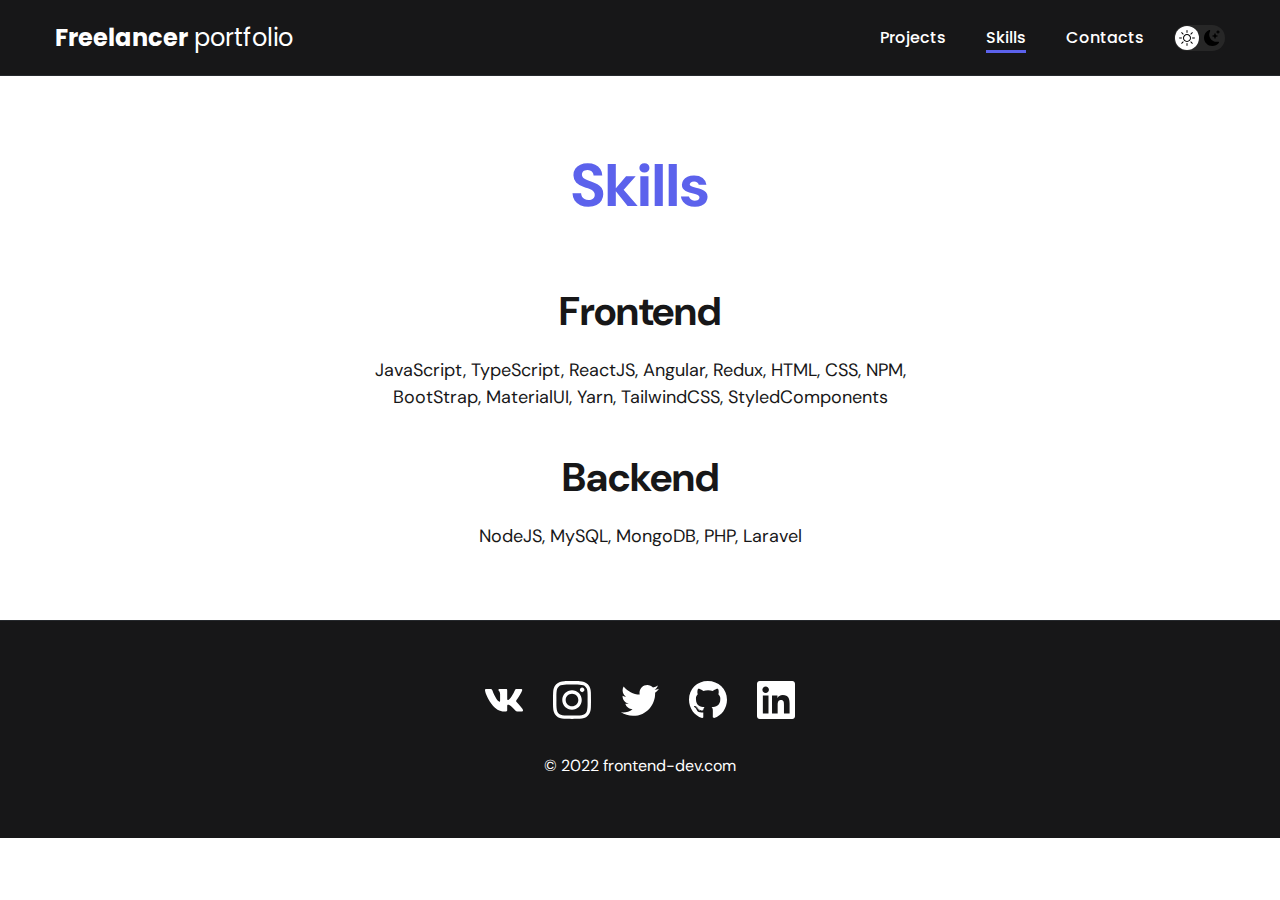
<file: skills.html>
<!DOCTYPE html>
<html lang="en">
<head>
    <meta charset="UTF-8">
    <meta name="viewport" content="width=device-width, initial-scale=1.0">
    <link rel="stylesheet" href="css/style.css">
    <title>Portfolio Skills</title>
</head>
<body>
    <svg style="display: none;">
        <symbol id="vk" width="38" height="23" viewBox="0 0 38 23" xmlns="http://www.w3.org/2000/svg">
            <path d="M37.134 1.53079C37.395 0.648998 37.134 0 35.8783 0H31.7233C30.6651 0 30.1784 0.557291 29.9174 1.17807C29.9174 1.17807 27.8011 6.33478 24.8101 9.67853C23.8436 10.645 23.3992 10.9554 22.8701 10.9554C22.6091 10.9554 22.207 10.645 22.207 9.76318V1.53079C22.207 0.472639 21.9107 0 21.036 0H14.5037C13.8406 0 13.4455 0.493803 13.4455 0.952334C13.4455 1.95405 14.9411 2.18684 15.0963 5.00857V11.1317C15.0963 12.472 14.8564 12.7189 14.3273 12.7189C12.9165 12.7189 9.48806 7.54107 7.45642 1.61544C7.04727 0.465586 6.64517 0 5.57997 0H1.42497C0.239847 0 0 0.557291 0 1.17807C0 2.27855 1.41086 7.74565 6.56757 14.9693C10.003 19.9002 14.8423 22.5738 19.2442 22.5738C21.8896 22.5738 22.2141 21.9813 22.2141 20.9584C22.2141 16.2461 21.9742 15.8017 23.3004 15.8017C23.9142 15.8017 24.9723 16.1121 27.4413 18.4894C30.263 21.3111 30.7286 22.5738 32.3088 22.5738H36.4638C37.6489 22.5738 38.2485 21.9813 37.9029 20.8103C37.1128 18.3483 31.7727 13.2833 31.5328 12.9447C30.9191 12.1546 31.0955 11.8019 31.5328 11.0965C31.5399 11.0894 36.6119 3.95042 37.134 1.53079Z"/>
        </symbol>
        <symbol id="instagram" width="38" height="38" viewBox="0 0 38 38" xmlns="http://www.w3.org/2000/svg">
            <path d="M19.0042 9.25521C13.6126 9.25521 9.26369 13.6041 9.26369 18.9958C9.26369 24.3874 13.6126 28.7363 19.0042 28.7363C24.3959 28.7363 28.7448 24.3874 28.7448 18.9958C28.7448 13.6041 24.3959 9.25521 19.0042 9.25521ZM19.0042 25.3284C15.52 25.3284 12.6716 22.4885 12.6716 18.9958C12.6716 15.5031 15.5115 12.6631 19.0042 12.6631C22.4969 12.6631 25.3369 15.5031 25.3369 18.9958C25.3369 22.4885 22.4885 25.3284 19.0042 25.3284ZM31.4152 8.85678C31.4152 10.1199 30.3979 11.1287 29.1432 11.1287C27.8801 11.1287 26.8713 10.1114 26.8713 8.85678C26.8713 7.60212 27.8886 6.58483 29.1432 6.58483C30.3979 6.58483 31.4152 7.60212 31.4152 8.85678ZM37.8665 11.1626C37.7224 8.11924 37.0272 5.42342 34.7977 3.20234C32.5766 0.98126 29.8808 0.286113 26.8374 0.133519C23.7007 -0.0445064 14.2993 -0.0445064 11.1626 0.133519C8.12772 0.277635 5.4319 0.972783 3.20234 3.19387C0.972783 5.41495 0.286113 8.11076 0.133519 11.1542C-0.0445064 14.2908 -0.0445064 23.6922 0.133519 26.8289C0.277635 29.8723 0.972783 32.5681 3.20234 34.7892C5.4319 37.0103 8.11924 37.7054 11.1626 37.858C14.2993 38.036 23.7007 38.036 26.8374 37.858C29.8808 37.7139 32.5766 37.0187 34.7977 34.7892C37.0187 32.5681 37.7139 29.8723 37.8665 26.8289C38.0445 23.6922 38.0445 14.2993 37.8665 11.1626ZM33.8143 30.1944C33.153 31.856 31.873 33.1361 30.2029 33.8058C27.7021 34.7977 21.7679 34.5688 19.0042 34.5688C16.2406 34.5688 10.2979 34.7892 7.80558 33.8058C6.144 33.1446 4.86392 31.8645 4.1942 30.1944C3.20234 27.6936 3.43123 21.7594 3.43123 18.9958C3.43123 16.2321 3.21082 10.2895 4.1942 7.7971C4.85544 6.13553 6.13553 4.85544 7.80558 4.18572C10.3064 3.19386 16.2406 3.42275 19.0042 3.42275C21.7679 3.42275 27.7105 3.20234 30.2029 4.18572C31.8645 4.84696 33.1446 6.12705 33.8143 7.7971C34.8061 10.2979 34.5772 16.2321 34.5772 18.9958C34.5772 21.7594 34.8061 27.7021 33.8143 30.1944Z"/>
        </symbol>
        <symbol id="twitter" width="38" height="31" viewBox="0 0 38 31" xmlns="http://www.w3.org/2000/svg">
            <path d="M34.094 7.69162C34.1181 8.02917 34.1181 8.36679 34.1181 8.70434C34.1181 19 26.2819 30.863 11.9594 30.863C7.54696 30.863 3.44799 29.585 0 27.3669C0.626928 27.4392 1.22966 27.4633 1.88071 27.4633C5.52153 27.4633 8.87311 26.2336 11.5495 24.1359C8.12565 24.0635 5.25634 21.8211 4.26774 18.7348C4.75002 18.8071 5.23222 18.8553 5.73862 18.8553C6.43783 18.8553 7.13713 18.7589 7.7881 18.5902C4.21957 17.8668 1.54309 14.7323 1.54309 10.9467V10.8503C2.57985 11.429 3.78554 11.7907 5.06337 11.8388C2.96564 10.4403 1.59133 8.05329 1.59133 5.35275C1.59133 3.90607 1.97705 2.57993 2.65222 1.42256C6.486 6.14845 12.2487 9.2347 18.7106 9.57233C18.5901 8.99364 18.5177 8.39091 18.5177 7.7881C18.5177 3.49616 21.9898 0 26.3058 0C28.5482 0 30.5736 0.940355 31.9962 2.4594C33.7563 2.12185 35.4441 1.4708 36.9391 0.578686C36.3604 2.38711 35.1307 3.90615 33.5152 4.87055C35.0825 4.70185 36.6016 4.26774 38 3.66501C36.9393 5.2081 35.613 6.58241 34.094 7.69162Z"/>
        </symbol>
        <symbol id="github" width="38" height="38" viewBox="0 0 38 38" xmlns="http://www.w3.org/2000/svg">
            <path d="M12.7101 29.8331C12.7101 29.9863 12.5339 30.1089 12.3117 30.1089C12.0589 30.1319 11.8827 30.0093 11.8827 29.8331C11.8827 29.6798 12.0589 29.5573 12.281 29.5573C12.5109 29.5343 12.7101 29.6569 12.7101 29.8331ZM10.3274 29.4883C10.2738 29.6415 10.427 29.8177 10.6569 29.8637C10.856 29.9403 11.0859 29.8637 11.1319 29.7105C11.1778 29.5573 11.0323 29.3811 10.8024 29.3121C10.6032 29.2585 10.381 29.3351 10.3274 29.4883ZM13.7137 29.3581C13.4915 29.4117 13.3383 29.5573 13.3613 29.7335C13.3843 29.8867 13.5835 29.9863 13.8133 29.9327C14.0355 29.879 14.1887 29.7335 14.1657 29.5802C14.1427 29.4347 13.9359 29.3351 13.7137 29.3581ZM18.7548 0C8.12863 0 0 8.06734 0 18.6935C0 27.1899 5.34758 34.4605 12.9859 37.0194C13.9665 37.1956 14.3113 36.5903 14.3113 36.0923C14.3113 35.6173 14.2883 32.9972 14.2883 31.3883C14.2883 31.3883 8.9254 32.5375 7.79919 29.1052C7.79919 29.1052 6.92581 26.8758 5.66935 26.3012C5.66935 26.3012 3.91492 25.0984 5.79194 25.1214C5.79194 25.1214 7.6996 25.2746 8.74919 27.098C10.427 30.0552 13.2387 29.2048 14.3343 28.6992C14.5105 27.4734 15.0085 26.623 15.5601 26.1173C11.2774 25.6423 6.95645 25.0218 6.95645 17.6516C6.95645 15.5448 7.53871 14.4875 8.76452 13.1391C8.56532 12.6411 7.91411 10.5879 8.96371 7.9371C10.5649 7.43911 14.25 10.0056 14.25 10.0056C15.7823 9.57661 17.4294 9.35444 19.0613 9.35444C20.6931 9.35444 22.3403 9.57661 23.8726 10.0056C23.8726 10.0056 27.5577 7.43145 29.1589 7.9371C30.2085 10.5956 29.5573 12.6411 29.3581 13.1391C30.5839 14.4952 31.3347 15.5524 31.3347 17.6516C31.3347 25.0448 26.8222 25.6347 22.5395 26.1173C23.2444 26.7226 23.8419 27.8718 23.8419 29.6722C23.8419 32.254 23.819 35.4488 23.819 36.077C23.819 36.575 24.1714 37.1802 25.1444 37.004C32.8056 34.4605 38 27.1899 38 18.6935C38 8.06734 29.381 0 18.7548 0ZM7.44677 26.4238C7.34718 26.5004 7.37016 26.6766 7.5004 26.8222C7.62298 26.9448 7.79919 26.9984 7.89879 26.8988C7.99839 26.8222 7.9754 26.646 7.84516 26.5004C7.72258 26.3778 7.54637 26.3242 7.44677 26.4238ZM6.61936 25.8032C6.56573 25.9028 6.64234 26.0254 6.79556 26.102C6.91815 26.1786 7.07137 26.1556 7.125 26.0484C7.17863 25.9488 7.10202 25.8262 6.94879 25.7496C6.79556 25.7036 6.67298 25.7266 6.61936 25.8032ZM9.10161 28.5306C8.97903 28.6302 9.025 28.8601 9.20121 29.0056C9.37742 29.1819 9.5996 29.2048 9.69919 29.0823C9.79879 28.9827 9.75282 28.7528 9.5996 28.6073C9.43105 28.431 9.20121 28.4081 9.10161 28.5306ZM8.22823 27.4044C8.10565 27.4811 8.10565 27.6802 8.22823 27.8565C8.35081 28.0327 8.55766 28.1093 8.65726 28.0327C8.77984 27.9331 8.77984 27.7339 8.65726 27.5577C8.55 27.3815 8.35081 27.3048 8.22823 27.4044Z"/>
        </symbol>
        <symbol id="linkedin" width="38" height="38" viewBox="0 0 38 38" xmlns="http://www.w3.org/2000/svg">
            <path d="M35.2857 0H2.7058C1.21295 0 0 1.22991 0 2.73973V35.2603C0 36.7701 1.21295 38 2.7058 38H35.2857C36.7786 38 38 36.7701 38 35.2603V2.73973C38 1.22991 36.7786 0 35.2857 0ZM11.4848 32.5714H5.85268V14.4366H11.4933V32.5714H11.4848ZM8.66875 11.9598C6.86205 11.9598 5.40312 10.4924 5.40312 8.6942C5.40312 6.89598 6.86205 5.42857 8.66875 5.42857C10.467 5.42857 11.9344 6.89598 11.9344 8.6942C11.9344 10.5009 10.4754 11.9598 8.66875 11.9598ZM32.5969 32.5714H26.9647V23.75C26.9647 21.6464 26.9223 18.9406 24.0384 18.9406C21.1036 18.9406 20.654 21.2308 20.654 23.5973V32.5714H15.0219V14.4366H20.425V16.9134H20.5013C21.2562 15.4884 23.0969 13.9871 25.8366 13.9871C31.5366 13.9871 32.5969 17.7446 32.5969 22.6304V32.5714Z"/>
        </symbol>
        <symbol id="sun" width="16" height="16" viewBox="0 0 16 16" xmlns="http://www.w3.org/2000/svg">
            <path d="M8 11C7.20435 11 6.44129 10.6839 5.87868 10.1213C5.31607 9.55871 5 8.79565 5 8C5 7.20435 5.31607 6.44129 5.87868 5.87868C6.44129 5.31607 7.20435 5 8 5C8.79565 5 9.55871 5.31607 10.1213 5.87868C10.6839 6.44129 11 7.20435 11 8C11 8.79565 10.6839 9.55871 10.1213 10.1213C9.55871 10.6839 8.79565 11 8 11ZM8 12C9.06087 12 10.0783 11.5786 10.8284 10.8284C11.5786 10.0783 12 9.06087 12 8C12 6.93913 11.5786 5.92172 10.8284 5.17157C10.0783 4.42143 9.06087 4 8 4C6.93913 4 5.92172 4.42143 5.17157 5.17157C4.42143 5.92172 4 6.93913 4 8C4 9.06087 4.42143 10.0783 5.17157 10.8284C5.92172 11.5786 6.93913 12 8 12ZM8 0C8.13261 0 8.25979 0.0526784 8.35355 0.146447C8.44732 0.240215 8.5 0.367392 8.5 0.5V2.5C8.5 2.63261 8.44732 2.75979 8.35355 2.85355C8.25979 2.94732 8.13261 3 8 3C7.86739 3 7.74021 2.94732 7.64645 2.85355C7.55268 2.75979 7.5 2.63261 7.5 2.5V0.5C7.5 0.367392 7.55268 0.240215 7.64645 0.146447C7.74021 0.0526784 7.86739 0 8 0V0ZM8 13C8.13261 13 8.25979 13.0527 8.35355 13.1464C8.44732 13.2402 8.5 13.3674 8.5 13.5V15.5C8.5 15.6326 8.44732 15.7598 8.35355 15.8536C8.25979 15.9473 8.13261 16 8 16C7.86739 16 7.74021 15.9473 7.64645 15.8536C7.55268 15.7598 7.5 15.6326 7.5 15.5V13.5C7.5 13.3674 7.55268 13.2402 7.64645 13.1464C7.74021 13.0527 7.86739 13 8 13ZM16 8C16 8.13261 15.9473 8.25979 15.8536 8.35355C15.7598 8.44732 15.6326 8.5 15.5 8.5H13.5C13.3674 8.5 13.2402 8.44732 13.1464 8.35355C13.0527 8.25979 13 8.13261 13 8C13 7.86739 13.0527 7.74021 13.1464 7.64645C13.2402 7.55268 13.3674 7.5 13.5 7.5H15.5C15.6326 7.5 15.7598 7.55268 15.8536 7.64645C15.9473 7.74021 16 7.86739 16 8ZM3 8C3 8.13261 2.94732 8.25979 2.85355 8.35355C2.75979 8.44732 2.63261 8.5 2.5 8.5H0.5C0.367392 8.5 0.240215 8.44732 0.146447 8.35355C0.0526784 8.25979 0 8.13261 0 8C0 7.86739 0.0526784 7.74021 0.146447 7.64645C0.240215 7.55268 0.367392 7.5 0.5 7.5H2.5C2.63261 7.5 2.75979 7.55268 2.85355 7.64645C2.94732 7.74021 3 7.86739 3 8ZM13.657 2.343C13.7507 2.43676 13.8034 2.56392 13.8034 2.6965C13.8034 2.82908 13.7507 2.95624 13.657 3.05L12.243 4.465C12.1965 4.51142 12.1413 4.54823 12.0806 4.57333C12.0199 4.59843 11.9548 4.61132 11.8891 4.61128C11.7565 4.61118 11.6293 4.55839 11.5355 4.4645C11.4891 4.41801 11.4523 4.36284 11.4272 4.30212C11.4021 4.24141 11.3892 4.17634 11.3892 4.11065C11.3893 3.97796 11.4421 3.85075 11.536 3.757L12.95 2.343C13.0438 2.24926 13.1709 2.19661 13.3035 2.19661C13.4361 2.19661 13.5632 2.24926 13.657 2.343ZM4.464 11.536C4.55774 11.6298 4.61039 11.7569 4.61039 11.8895C4.61039 12.0221 4.55774 12.1492 4.464 12.243L3.05 13.657C2.9557 13.7481 2.8294 13.7985 2.6983 13.7973C2.5672 13.7962 2.44179 13.7436 2.34909 13.6509C2.25639 13.5582 2.2038 13.4328 2.20266 13.3017C2.20152 13.1706 2.25192 13.0443 2.343 12.95L3.757 11.536C3.85076 11.4423 3.97792 11.3896 4.1105 11.3896C4.24308 11.3896 4.37024 11.4423 4.464 11.536ZM13.657 13.657C13.5632 13.7507 13.4361 13.8034 13.3035 13.8034C13.1709 13.8034 13.0438 13.7507 12.95 13.657L11.536 12.243C11.4449 12.1487 11.3945 12.0224 11.3957 11.8913C11.3968 11.7602 11.4494 11.6348 11.5421 11.5421C11.6348 11.4494 11.7602 11.3968 11.8913 11.3957C12.0224 11.3945 12.1487 11.4449 12.243 11.536L13.657 12.95C13.7507 13.0438 13.8034 13.1709 13.8034 13.3035C13.8034 13.4361 13.7507 13.5632 13.657 13.657ZM4.464 4.465C4.37024 4.55874 4.24308 4.61139 4.1105 4.61139C3.97792 4.61139 3.85076 4.55874 3.757 4.465L2.343 3.05C2.29524 3.00388 2.25715 2.9487 2.23095 2.8877C2.20474 2.8267 2.19095 2.76109 2.19037 2.6947C2.1898 2.62831 2.20245 2.56247 2.22759 2.50102C2.25273 2.43957 2.28986 2.38375 2.3368 2.3368C2.38375 2.28986 2.43957 2.25273 2.50102 2.22759C2.56247 2.20245 2.62831 2.1898 2.6947 2.19037C2.76109 2.19095 2.8267 2.20474 2.8877 2.23095C2.9487 2.25715 3.00388 2.29524 3.05 2.343L4.464 3.757C4.51056 3.80345 4.54751 3.85862 4.57271 3.91937C4.59792 3.98011 4.61089 4.04523 4.61089 4.111C4.61089 4.17677 4.59792 4.24189 4.57271 4.30263C4.54751 4.36338 4.51056 4.41855 4.464 4.465Z"/>
        </symbol>
        <symbol id="moon" width="16" height="16" viewBox="0 0 16 16" xmlns="http://www.w3.org/2000/svg">
            <path d="M6.00025 0.277333C6.09787 0.395951 6.15767 0.541116 6.17193 0.694073C6.18619 0.84703 6.15426 1.00075 6.08025 1.13537C5.50209 2.19689 5.20015 3.38676 5.20222 4.59551C5.20222 8.61668 8.48035 11.8728 12.5205 11.8728C13.0475 11.8728 13.5606 11.8178 14.0536 11.7128C14.2047 11.6801 14.3621 11.6926 14.5062 11.7488C14.6503 11.805 14.7746 11.9024 14.8636 12.0288C14.9576 12.1603 15.0055 12.3191 14.9999 12.4806C14.9943 12.6421 14.9355 12.7972 14.8326 12.9219C14.0483 13.8853 13.0588 14.6616 11.9363 15.1941C10.8139 15.7267 9.58672 16.002 8.34435 16C3.73416 16 0 12.2858 0 7.70964C0 4.2655 2.11409 1.31138 5.12421 0.0593244C5.27416 -0.00404638 5.44062 -0.0170529 5.59858 0.0222585C5.75655 0.06157 5.8975 0.151077 6.00025 0.277333Z" fill="black"/>
            <path d="M10.7939 3.14746C10.8083 3.10415 10.8359 3.06646 10.8729 3.03975C10.9099 3.01304 10.9543 2.99866 10.9999 2.99866C11.0456 2.99866 11.09 3.01304 11.127 3.03975C11.164 3.06646 11.1916 3.10415 11.2059 3.14746L11.593 4.30951C11.766 4.82753 12.172 5.23355 12.69 5.40655L13.8521 5.79357C13.8954 5.80791 13.933 5.83553 13.9598 5.87252C13.9865 5.9095 14.0008 5.95396 14.0008 5.99958C14.0008 6.0452 13.9865 6.08966 13.9598 6.12664C13.933 6.16362 13.8954 6.19125 13.8521 6.20559L12.69 6.5926C12.4345 6.67772 12.2024 6.82118 12.012 7.01159C11.8215 7.20201 11.6781 7.43416 11.593 7.68965L11.2059 8.8517C11.1916 8.895 11.164 8.93269 11.127 8.9594C11.09 8.98611 11.0456 9.00049 10.9999 9.00049C10.9543 9.00049 10.9099 8.98611 10.8729 8.9594C10.8359 8.93269 10.8083 8.895 10.7939 8.8517L10.4069 7.68965C10.3218 7.43416 10.1783 7.20201 9.98792 7.01159C9.7975 6.82118 9.56535 6.67772 9.30987 6.5926L8.14782 6.20559C8.10451 6.19125 8.06682 6.16362 8.04011 6.12664C8.0134 6.08966 7.99902 6.0452 7.99902 5.99958C7.99902 5.95396 8.0134 5.9095 8.04011 5.87252C8.06682 5.83553 8.10451 5.80791 8.14782 5.79357L9.30987 5.40655C9.56535 5.32143 9.7975 5.17798 9.98792 4.98756C10.1783 4.79714 10.3218 4.56499 10.4069 4.30951L10.7939 3.14746ZM13.8631 0.0983307C13.8729 0.0698558 13.8914 0.0451644 13.916 0.0276893C13.9405 0.0102143 13.9699 0.000823975 14.0001 0.000823975C14.0302 0.000823975 14.0596 0.0102143 14.0841 0.0276893C14.1087 0.0451644 14.1272 0.0698558 14.1371 0.0983307L14.3951 0.872363C14.5101 1.21838 14.7811 1.48939 15.1271 1.60439L15.9011 1.8624C15.9296 1.87228 15.9543 1.89078 15.9718 1.91533C15.9893 1.93988 15.9986 1.96927 15.9986 1.99941C15.9986 2.02955 15.9893 2.05894 15.9718 2.08349C15.9543 2.10804 15.9296 2.12654 15.9011 2.13642L15.1271 2.39443C14.9566 2.45115 14.8016 2.54685 14.6746 2.67392C14.5475 2.80099 14.4518 2.95594 14.3951 3.12646L14.1371 3.90049C14.1272 3.92896 14.1087 3.95366 14.0841 3.97113C14.0596 3.98861 14.0302 3.998 14.0001 3.998C13.9699 3.998 13.9405 3.98861 13.916 3.97113C13.8914 3.95366 13.8729 3.92896 13.8631 3.90049L13.605 3.12646C13.5483 2.95594 13.4526 2.80099 13.3256 2.67392C13.1985 2.54685 13.0435 2.45115 12.873 2.39443L12.099 2.13642C12.0705 2.12654 12.0458 2.10804 12.0283 2.08349C12.0109 2.05894 12.0015 2.02955 12.0015 1.99941C12.0015 1.96927 12.0109 1.93988 12.0283 1.91533C12.0458 1.89078 12.0705 1.87228 12.099 1.8624L12.873 1.60439C13.219 1.48939 13.49 1.21838 13.605 0.872363L13.8631 0.0993307V0.0983307Z"/>
        </symbol>
    </svg>
    <nav class="nav">
        <div class="container">
            <div class="nav__row">
                <div class="nav__logo"><a href="index.html"><span>Freelancer</span> portfolio</a></div>
                <button class="dark-mode-btn">
                    <svg class="dark-mode-btn__icon"><use xlink:href="#sun"></use></svg>
                    <svg class="dark-mode-btn__icon"><use xlink:href="#moon"></use></svg>
                </button>
                <ul class="nav__list">
                    <li class="nav__list-item"><a id="projects" class="nav__list-link" href="projects.html">Projects</a></li>
                    <li class="nav__list-item"><a id="skills" class="nav__list-link nav__list-link--active" href="skills.html">Skills</a></li>
                    <li class="nav__list-item"><a id="contacts" class="nav__list-link" href="contacts.html">Contacts</a></li>
                </ul>
            </div>
        </div>
    </nav>
    <section class="skills">
        <div class="container">
            <h2 class="section__title">Skills</h2>
            <div class="skills__wrapper">
                <div class="skill__item">
                    <h3 class="skill__title">Frontend</h3>
                    <p class="skill__text">JavaScript, TypeScript, ReactJS, Angular, Redux, HTML, CSS, NPM, BootStrap, MaterialUI, Yarn, TailwindCSS, StyledComponents</p>
                </div>
                <div class="skill__item">
                    <h3 class="skill__title">Backend</h3>
                    <p class="skill__text">NodeJS, MySQL, MongoDB, PHP, Laravel</p>
                </div>
            </div>
        </div>
    </section>
    <footer class="footer">
        <div class="container">
            <div class="footer__wrapper">
                <div class="footer__socials">
                    <a href="" class="footer__link">
                        <svg style="width: 38px; height: 23px;" class="footer__icon">
                            <use xlink:href="#vk"></use>
                        </svg>
                    </a>
                    <a href="" class="footer__link">
                        <svg style="width: 38px; height: 38px;" class="footer__icon">
                            <use xlink:href="#instagram"></use>
                        </svg>
                    </a>
                    <a href="" class="footer__link">
                        <svg style="width: 38px; height: 31px;" class="footer__icon">
                            <use xlink:href="#twitter"></use>
                        </svg>
                    </a>
                    <a href="" class="footer__link">
                        <svg style="width: 38px; height: 38px;" class="footer__icon">
                            <use xlink:href="#github"></use>
                        </svg>
                    </a>
                    <a href="" class="footer__link">
                        <svg style="width: 38px; height: 38px;" class="footer__icon">
                            <use xlink:href="#linkedin"></use>
                        </svg>
                    </a>
                </div>
                <div class="footer__copyright">&copy; 2022 frontend-dev.com</div>
            </div>
        </div>
    </footer>
    <script src="js/app.js"></script>
</body>
</html>
</file>
<file: css/style.css>
/* Reset and base styles  */
@import url("https://fonts.googleapis.com/css2?family=DM+Sans:ital,opsz,wght@0,9..40,100..1000;1,9..40,100..1000&family=Poppins:ital,wght@0,100;0,200;0,300;0,400;0,500;0,600;0,700;0,800;0,900;1,100;1,200;1,300;1,400;1,500;1,600;1,700;1,800;1,900&display=swap");
* {
  padding: 0px;
  margin: 0px;
  border: none;
}

*,
*::before,
*::after {
  box-sizing: border-box;
}

/* Links */
a, a:link, a:visited {
  text-decoration: none;
}

a:hover {
  text-decoration: none;
}

/* Common */
aside, nav, footer, header, section, main {
  display: block;
}

h1, h2, h3, h4, h5, h6, p {
  font-size: inherit;
  font-weight: inherit;
}

ul, ul li {
  list-style: none;
}

img {
  vertical-align: top;
}

img, svg {
  max-width: 100%;
  height: auto;
}

address {
  font-style: normal;
}

/* Form */
input, textarea, button, select {
  font-family: inherit;
  font-size: inherit;
  color: inherit;
  background-color: transparent;
}

input::-ms-clear {
  display: none;
}

button, input[type=submit] {
  display: inline-block;
  box-shadow: none;
  background-color: transparent;
  background: none;
  cursor: pointer;
}

input:focus, input:active,
button:focus, button:active {
  outline: none;
}

button::-moz-focus-inner {
  padding: 0;
  border: 0;
}

label {
  cursor: pointer;
}

legend {
  display: block;
}

.dark {
  background-color: #171718;
  color: #fff;
}
.dark .header {
  border-bottom: 1px solid #26292D;
}
.dark .projects {
  background-color: #171718;
}
.dark .projects__card {
  background-color: #171718;
}
.dark .project__link {
  border: 1px solid #fff;
}
.dark .project__link:hover {
  border: 1px solid #5C62EC;
}
.dark .project__link svg {
  fill: #fff;
}
.dark a {
  color: #fff;
}

body {
  font-family: "DM Sans", sans-serif;
  background-color: #fff;
  color: #171718;
}

.container {
  padding: 0 15px;
  max-width: 1200px;
  margin: 0 auto;
}

.section__title {
  text-align: center;
  font-size: 60px;
  font-weight: 700;
  color: #5C62EC;
  margin-bottom: clamp(20px, 0.341rem + 4.545vw, 60px);
}

.nav {
  font-family: "Poppins", sans-serif;
  background-color: #171718;
  color: #fff;
  border-bottom: 1px solid #26292D;
  padding: 20px 0;
}

.nav__row {
  display: flex;
  justify-content: flex-end;
  align-items: center;
  flex-wrap: wrap;
  column-gap: 30px;
  row-gap: 20px;
}
@media (max-width: 636px) {
  .nav__row {
    justify-content: space-between;
  }
}

.nav__logo {
  margin-right: auto;
  font-size: clamp(20px, 0.795rem + 2.273vw, 24px);
}
.nav__logo a {
  color: #fff;
}
.nav__logo span {
  font-weight: 700;
}

.nav__list {
  display: flex;
  justify-content: center;
  align-items: center;
  flex-wrap: wrap;
  gap: 40px;
  font-size: 16px;
  font-weight: 500;
}

.nav__list-link {
  display: inline-block;
  color: #fff;
  transition: 0.5s ease;
}
.nav__list-link:hover {
  color: #5C62EC;
}
.nav__list-link--active {
  position: relative;
}
.nav__list-link--active::after {
  content: "";
  position: absolute;
  left: 0;
  top: 100%;
  display: block;
  width: 100%;
  height: 3px;
  background-color: #5C62EC;
  z-index: 3;
}

.header {
  background-color: #171718;
  background-image: url(./../img/header-bg.svg);
  background-repeat: no-repeat;
  background-size: auto;
  background-position: center;
  padding: clamp(50px, 0.17rem + 14.773vw, 180px) 0 clamp(50px, -1.42rem + 22.727vw, 250px);
}

.header__wrapper {
  max-width: 560px;
  margin: 0 auto;
  text-align: center;
  color: #fff;
}
.header__wrapper a {
  color: #fff;
}

.header__text {
  display: flex;
  flex-direction: column;
  align-items: center;
  justify-content: center;
  gap: 20px;
  margin-bottom: 40px;
}

.header__title {
  font-size: clamp(30px, 1.648rem + 1.136vw, 40px);
  font-weight: 700;
  line-height: 1.4;
}
.header__title strong {
  font-size: clamp(40px, 2.045rem + 2.273vw, 60px);
}
.header__title strong span {
  color: #5C62EC;
}

.header__subtitle {
  font-size: 18px;
  font-weight: 500;
  line-height: 1.3;
}

.header__btn {
  display: inline-block;
  padding: 12px 28px;
  background-color: #5C62EC;
  border-radius: 5px;
  transition: all 0.2s ease;
  font-size: 16px;
  font-weight: 500;
}
.header__btn:hover {
  border-radius: 1px;
  transform: scale(1.02);
}
.header__btn:active {
  transform: scale(0.98);
}

.projects {
  padding: clamp(20px, 0.114rem + 5.682vw, 70px) 0;
  background: rgb(229, 229, 229);
}

.projects__wrapper {
  display: flex;
  flex-wrap: wrap;
  gap: 30px;
}

.projects__card {
  cursor: pointer;
  display: block;
  max-width: 370px;
  border-radius: 10px;
  box-shadow: 0px 5px 35px 0px rgba(0, 0, 0, 0.25);
  background: #fff;
  transition: 0.5s ease;
}
.projects__card:hover {
  transform: scale(1.02);
  background-color: #5C62EC;
}

.projects__card-img {
  border-radius: 10px;
}

.projects__card-desc {
  padding: 15px 20px 25px;
  font-size: 24px;
  font-weight: 700;
}

.footer {
  background-color: #171718;
  padding: 60px 0;
  color: #fff;
  border-top: 1px solid #26292D;
}

.footer__wrapper {
  display: flex;
  flex-direction: column;
  justify-content: center;
  align-items: center;
  gap: 30px;
}

.footer__socials {
  display: flex;
  justify-content: center;
  align-items: center;
  gap: 30px;
}

.footer__link {
  display: inline-block;
}
.footer__link:hover .footer__icon {
  fill: #5C62EC;
}

.footer__icon {
  fill: #fff;
  transition: 0.5s ease;
}

.footer__copyright {
  font-size: 16px;
  line-height: 1.5;
}

.project {
  padding: clamp(20px, 0.114rem + 5.682vw, 70px) 0;
}

.project__wrapper {
  display: flex;
  justify-content: center;
  flex-direction: column;
  gap: 40px;
}

.project__img {
  border-radius: 10px;
  box-shadow: 0px 5px 35px 0px rgba(0, 0, 0, 0.25);
}

.project__desc {
  text-align: center;
  font-size: 24px;
  font-weight: 700;
}

.link__wrapper {
  max-width: 170px;
  margin: 0 auto;
}

.project__link {
  max-width: 170px;
  display: inline-flex;
  gap: 11px;
  border: 1px solid #171718;
  border-radius: 5px;
  padding: 12px 20px;
  color: #171718;
  font-size: 16px;
  font-weight: 500;
  line-height: 24px;
  transition: 0.5s ease;
}
.project__link svg {
  width: 24px;
  height: 23.4px;
  fill: #171718;
  transition: 0.5s ease;
}
.project__link:hover {
  color: #5C62EC;
  background-color: #171718;
  border-radius: 1px;
}
.project__link:hover svg {
  fill: #5C62EC;
}

.skills {
  padding: clamp(20px, 0.114rem + 5.682vw, 70px) 0;
}

.skills__wrapper {
  display: flex;
  flex-direction: column;
  text-align: center;
  gap: 40px;
}

.skill__item {
  margin: 0 auto;
  max-width: 550px;
}

.skill__title {
  margin-bottom: 20px;
  font-size: 40px;
  font-weight: 700;
  line-height: 130%;
}

.skill__text {
  font-size: 18px;
  line-height: 150%;
}

.contacts {
  padding: clamp(20px, 0.114rem + 5.682vw, 70px) 0;
}

.contacts__wrapper {
  display: flex;
  flex-direction: column;
  text-align: center;
  gap: 40px;
}

.contacts__item {
  margin: 0 auto;
  max-width: 550px;
}

.contacts__title {
  font-size: 40px;
  font-weight: 700;
  line-height: 130%;
  margin-bottom: 20px;
}

.contacts__text {
  font-size: 18px;
  line-height: 150%;
}

.dark-mode-btn {
  order: 9;
  position: relative;
  width: 51px;
  height: 26px;
  padding: 5px;
  display: flex;
  align-items: center;
  justify-content: space-between;
  background-color: #272727;
  border-radius: 50px;
}
.dark-mode-btn::before {
  content: "";
  position: absolute;
  left: 1px;
  top: 1px;
  border-radius: 50%;
  width: 24px;
  height: 24px;
  background-color: #fff;
  transition: left 0.5s ease;
}
@media (max-width: 636px) {
  .dark-mode-btn {
    order: 0;
  }
}

.dark-mode-btn--active::before {
  left: 26px;
}

.dark-mode-btn__icon {
  z-index: 5;
  width: 16px;
  height: 16px;
  fill: #000;
}/*# sourceMappingURL=style.css.map */
</file>
